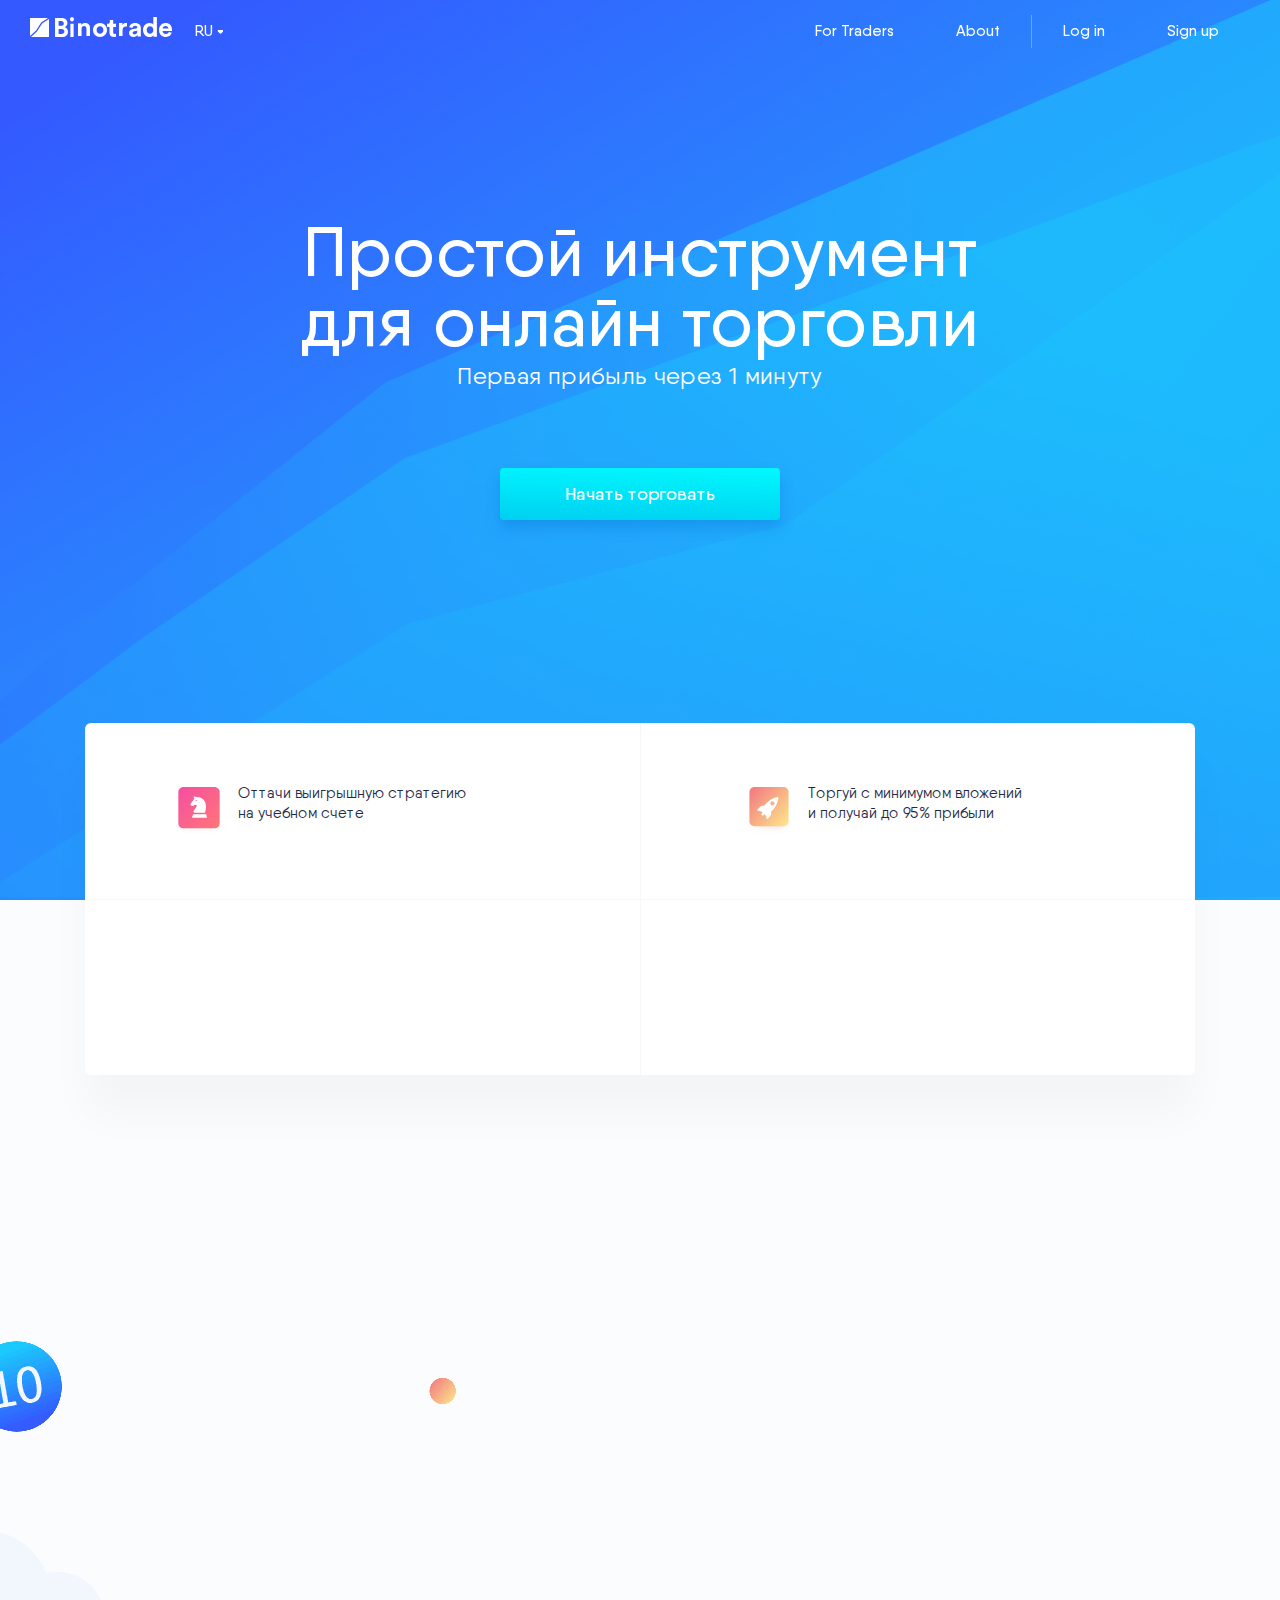
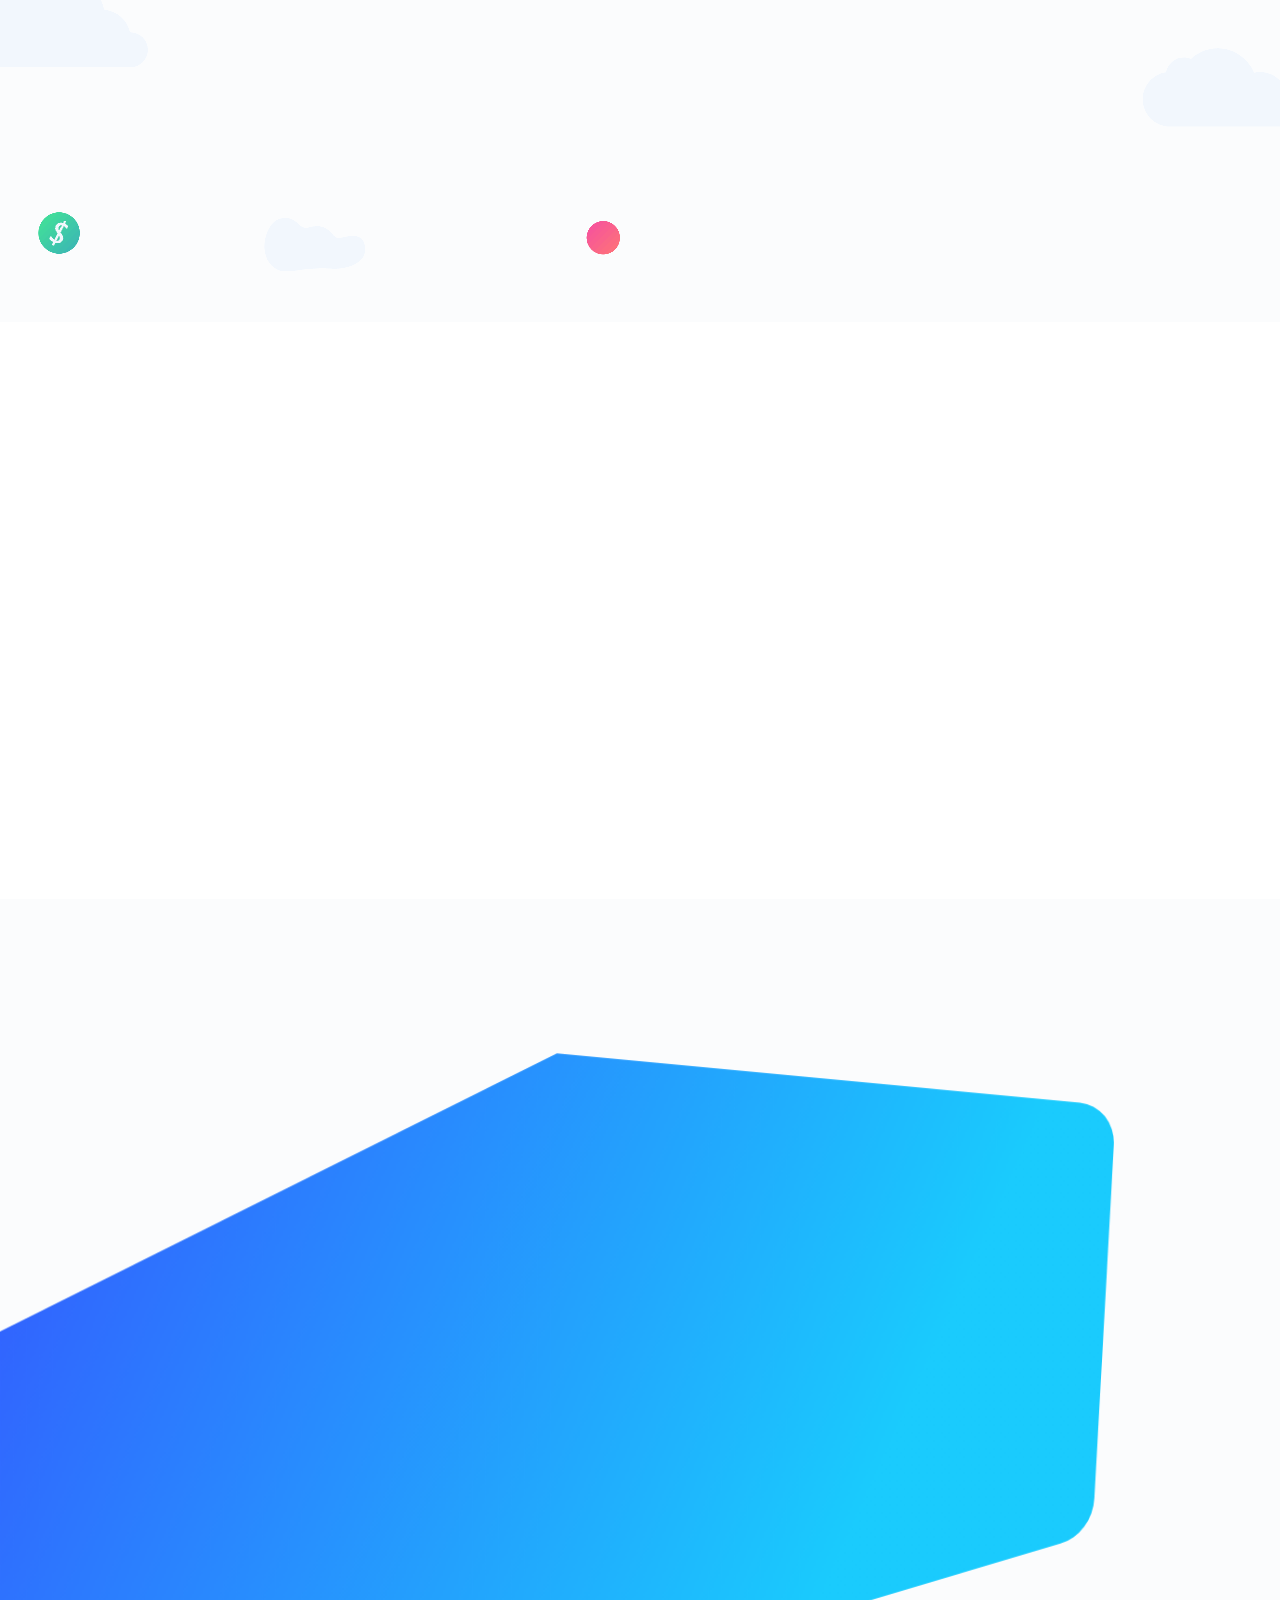
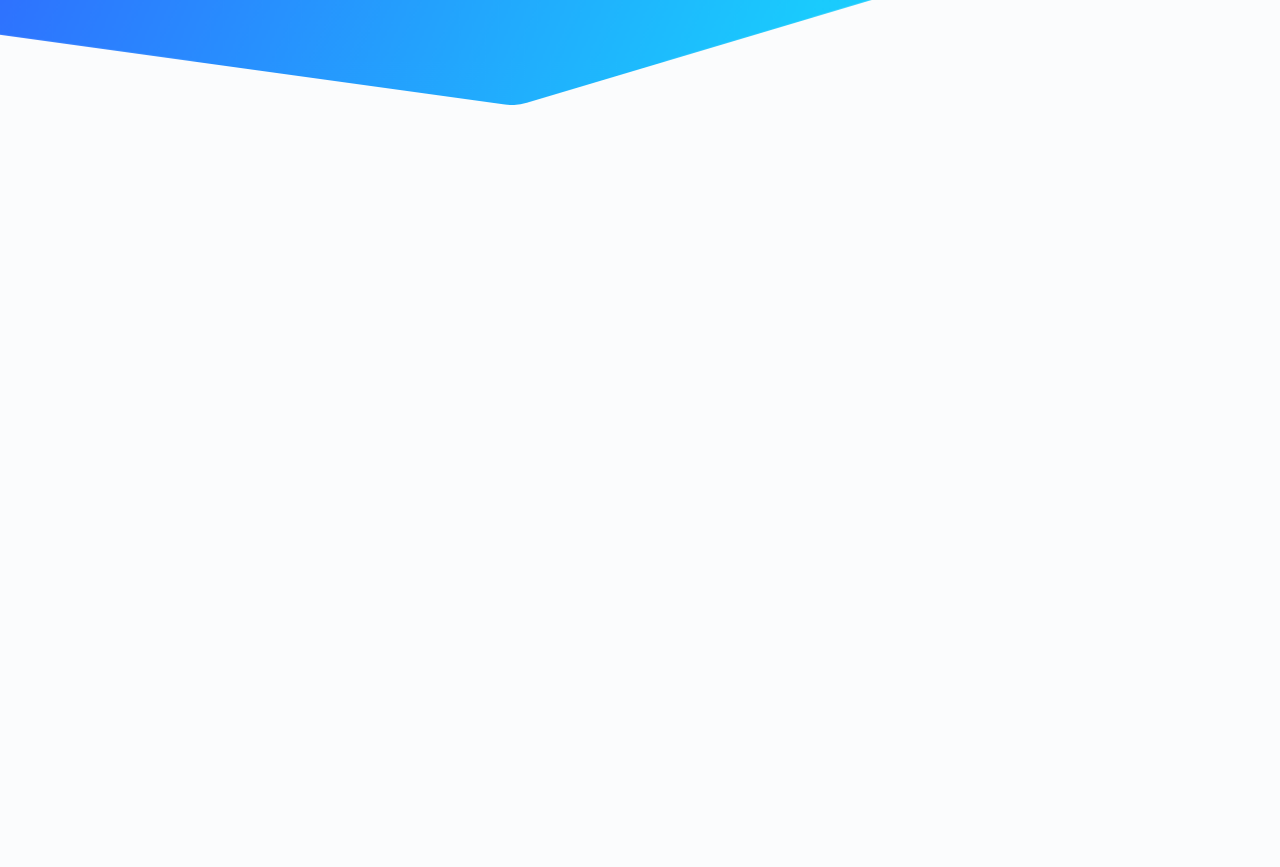
<file: html_binotrade/index.html>
<!DOCTYPE html>
<html lang="ru">
  <head>
    <meta charset="UTF-8"/>
    <meta name="description" content=""/>
    <meta name="viewport" content="width=device-width, initial-scale=1, shrink-to-fit=no"/>
    <meta http-equiv="X-UA-Compatible" content="ie=edge"/>
    <meta name="msapplication-TileColor" content="#da532c"/>
    <meta name="theme-color" content="#ffffff"/>
    <link rel="apple-touch-icon" sizes="180x180" href="favicon/apple-touch-icon.png"/>
    <link rel="icon" type="image/png" sizes="32x32" href="favicon/favicon-32x32.png"/>
    <link rel="icon" type="image/png" sizes="16x16" href="favicon/favicon-16x16.png"/>
    <link rel="manifest" href="favicon/site.webmanifest"/>
    <link rel="mask-icon" href="favicon/safari-pinned-tab.svg" color="#5bbad5"/>

  <!-- Style -->
    <link rel="stylesheet" href="css/bootstrap.min.css"/>
    <link rel="stylesheet" href="https://cdnjs.cloudflare.com/ajax/libs/animate.css/3.5.2/animate.min.css"/>
    <link rel="stylesheet" href="css/main.css"/>
  <!-- Style -->

    <title>Binotrade</title>
  </head>
  <body>
  <!--HEADER-->
    <header id="js-header" class="header header_position">
      <div class="container-custom">
        <nav class="navbar header__navbar navbar-expand-md d-flex justify-content-between wow fadeInDown">
          <div class="col-md-4 p-0 d-flex">
            <a class="navbar-brand header__brand" href="#"><svg xmlns="http://www.w3.org/2000/svg" xmlns:xlink="http://www.w3.org/1999/xlink" width="142" height="20" viewBox="0 0 142 20"><defs><path id="pxiga" d="M83.724 33c3.64 0 5.696 2.17 5.696 5.119 0 1.956-1.16 3.537-2.716 4.073 1.82.456 3.296 2.144 3.296 4.502C90 49.776 87.732 52 84.225 52H77V33zm-.559 7.852c1.659 0 2.659-.938 2.659-2.385 0-1.447-.921-2.358-2.685-2.358h-2.553v4.743zm.375 8.066c1.766 0 2.821-.938 2.821-2.465 0-1.5-.95-2.546-2.769-2.546h-3.006v5.011z"/><path id="pxigb" d="M94 32c1.122 0 2 1.005 2 2.256 0 1.195-.878 2.2-2 2.2-1.098 0-2-1.005-2-2.2 0-1.25.902-2.256 2-2.256zm-1.61 20h3.244V38.63H92.39z"/><path id="pxigc" d="M103.555 51H100V38.335h3.448v1.57c.801-1.313 2.378-1.905 3.795-1.905 3.26 0 4.757 2.24 4.757 5.02V51h-3.554v-7.388c0-1.416-.722-2.523-2.432-2.523-1.55 0-2.46 1.158-2.46 2.626z"/><path id="pxigd" d="M129 45c0 4.05-3.012 7-7 7s-7-2.95-7-7c0-4.077 3.012-7 7-7s7 2.923 7 7m-3.609-.005c0-2.491-1.627-3.75-3.391-3.75s-3.391 1.259-3.391 3.75c0 2.464 1.627 3.75 3.391 3.75s3.391-1.259 3.391-3.75"/><path id="pxige" d="M135.216 38.868H138v3.106h-2.784v5.42c0 1.132.562 1.5 1.631 1.5.45 0 .956-.052 1.153-.105v2.895c-.337.132-1.013.316-2.11.316-2.7 0-4.387-1.5-4.387-4v-6.026H129v-3.106h.703c1.462 0 2.138-.894 2.138-2.052V35h3.375z"/><path id="pxigf" d="M149 41.565a5.419 5.419 0 0 0-1.067-.105c-1.813 0-3.386.864-3.386 3.643V51H141V38.105h3.44v1.913c.8-1.704 2.613-2.018 3.733-2.018.294 0 .56.026.827.052z"/><path id="pxigg" d="M155 44.02l3.292-.484c.762-.108 1.007-.484 1.007-.941 0-.94-.734-1.72-2.258-1.72-1.579 0-2.45.995-2.558 2.15l-3.21-.672c.217-2.069 2.149-4.353 5.74-4.353 4.246 0 5.824 2.365 5.824 5.025v6.503c0 .698.081 1.639.163 2.096h-3.32c-.082-.35-.136-1.075-.136-1.586-.68 1.048-1.959 1.962-3.945 1.962-2.858 0-4.599-1.908-4.599-3.977 0-2.365 1.769-3.681 4-4.004m4.3 2.257v-.59l-3.021.456c-.925.134-1.66.645-1.66 1.666 0 .78.572 1.532 1.742 1.532 1.523 0 2.938-.726 2.938-3.064"/><path id="pxigh" d="M178.89 49.256c0 .896.055 1.874.11 2.418h-3.486a9.112 9.112 0 0 1-.137-1.549c-.604 1.06-1.977 1.875-3.789 1.875-3.843 0-6.588-2.99-6.588-7.038 0-3.913 2.663-6.984 6.478-6.984 2.334 0 3.432.951 3.816 1.658V32h3.596zm-6.863-.48c1.867 0 3.322-1.415 3.322-3.836 0-2.395-1.455-3.728-3.322-3.728-1.866 0-3.349 1.36-3.349 3.755 0 2.394 1.428 3.81 3.35 3.81z"/><path id="pxigi" d="M193.812 47.816c-.67 2.28-2.76 4.184-6.004 4.184-3.618 0-6.808-2.602-6.808-7.054 0-4.21 3.11-6.946 6.487-6.946 4.074 0 6.513 2.602 6.513 6.84 0 .509-.054 1.045-.054 1.099h-9.435c.08 1.743 1.555 3.003 3.324 3.003 1.662 0 2.573-.83 3.002-2.011zm-3.323-4.318c-.054-1.314-.912-2.601-2.949-2.601-1.85 0-2.868 1.394-2.948 2.601z"/><path id="pxigj" d="M52 33v18l.198-.177 5.922-5.298 5.095-7.975.147-.23.231-.15L70 33z"/><path id="pxigk" d="M64.143 38.493L59 46.597 53 52h18V34z"/></defs><g><g transform="translate(-52 -32)"><use fill="#fff" xlink:href="#pxiga"/></g><g transform="translate(-52 -32)"><use fill="#fff" xlink:href="#pxigb"/></g><g transform="translate(-52 -32)"><use fill="#fff" xlink:href="#pxigc"/></g><g transform="translate(-52 -32)"><use fill="#fff" xlink:href="#pxigd"/></g><g transform="translate(-52 -32)"><use fill="#fff" xlink:href="#pxige"/></g><g transform="translate(-52 -32)"><use fill="#fff" xlink:href="#pxigf"/></g><g transform="translate(-52 -32)"><use fill="#fff" xlink:href="#pxigg"/></g><g transform="translate(-52 -32)"><use fill="#fff" xlink:href="#pxigh"/></g><g transform="translate(-52 -32)"><use fill="#fff" xlink:href="#pxigi"/></g><g transform="translate(-52 -32)"><use fill="#fff" xlink:href="#pxigj"/></g><g transform="translate(-52 -32)"><use fill="#fff" xlink:href="#pxigk"/></g></g></svg></a>
            <div class="header__languages">
              <div class="dropdown">
                <button class="btn header__languages_btn" type="button" id="dropdownMenuButton" data-toggle="dropdown" aria-haspopup="true" aria-expanded="false">
                  RU
                </button>
                <div class="dropdown-menu" aria-labelledby="dropdownMenuButton">
                  <a class="dropdown-item" href="#">RU</a>
                  <a class="dropdown-item" href="#">EN</a>
                </div>
              </div>
            </div>
            <button class="navbar-toggler header__burger" type="button" data-toggle="collapse" data-target="#navbarSupportedContent" aria-controls="navbarSupportedContent" aria-expanded="false" aria-label="Toggle navigation">
              <svg id="header__burger_close" class="burger_svg" width="30" height="30" version="1.1" xmlns="http://www.w3.org/2000/svg" viewBox="0 0 64 64" xmlns:xlink="http://www.w3.org/1999/xlink" enable-background="new 0 0 64 64">
                <g fill="#fff">
                  <path d="M2.252,10.271h58.871c1.124,0,2.034-0.91,2.034-2.034c0-1.123-0.91-2.034-2.034-2.034H2.252    c-1.124,0-2.034,0.911-2.034,2.034C0.218,9.36,1.128,10.271,2.252,10.271z"></path>
                  <path d="m61.123,30.015h-58.871c-1.124,0-2.034,0.912-2.034,2.035 0,1.122 0.91,2.034 2.034,2.034h58.871c1.124,0 2.034-0.912 2.034-2.034-7.10543e-15-1.123-0.91-2.035-2.034-2.035z"></path>
                  <path d="m61.123,53.876h-58.871c-1.124,0-2.034,0.91-2.034,2.034 0,1.123 0.91,2.034 2.034,2.034h58.871c1.124,0 2.034-0.911 2.034-2.034-7.10543e-15-1.124-0.91-2.034-2.034-2.034z"></path>
                </g>
              </svg>
              <svg id="header__burger_open" class="burger_svg" width="30" height="30" version="1.1" xmlns="http://www.w3.org/2000/svg" viewBox="0 0 64 64" xmlns:xlink="http://www.w3.org/1999/xlink" enable-background="new 0 0 64 64">
                <g>
                  <path fill="#fff" d="M28.941,31.786L0.613,60.114c-0.787,0.787-0.787,2.062,0,2.849c0.393,0.394,0.909,0.59,1.424,0.59   c0.516,0,1.031-0.196,1.424-0.59l28.541-28.541l28.541,28.541c0.394,0.394,0.909,0.59,1.424,0.59c0.515,0,1.031-0.196,1.424-0.59   c0.787-0.787,0.787-2.062,0-2.849L35.064,31.786L63.41,3.438c0.787-0.787,0.787-2.062,0-2.849c-0.787-0.786-2.062-0.786-2.848,0   L32.003,29.15L3.441,0.59c-0.787-0.786-2.061-0.786-2.848,0c-0.787,0.787-0.787,2.062,0,2.849L28.941,31.786z"></path>
                </g>
              </svg>

            </button>
          </div>

          <div class="col-md-8 p-0 d-flex justify-content-end">
            <div class="collapse navbar-collapse header__collapse" id="navbarSupportedContent">
              <ul class="navbar-nav">
                <li class="nav-item">
                  <a class="nav-link navbar-nav_link" href="#">For Traders</a>
                </li>
                <li class="nav-item">
                  <a class="nav-link navbar-nav_link" href="#">About</a>
                </li>
              </ul>
              <ul class="navbar-nav navbar-nav__account">
                <li class="nav-item">
                  <a class="nav-link navbar-nav_link" href="#">Log in</a>
                </li>
                <li class="nav-item">
                  <a class="nav-link navbar-nav_link" href="#">Sign up</a>
                </li>
              </ul>
            </div>
          </div>

        </nav>
      </div>
    </header>
  <!--HEADER-->

  <!--MAIN-->
    <main>

      <section class="head-page head-page_bg">
        <div class="container">
          <div class="head-page__content">
            <h1 class="head-page__title wow fadeInDown" data-wow-delay="0.2s">Простой инструмент<br> для онлайн торговли</h1>
            <p class="head-page__text wow fadeInDown" data-wow-delay="0.4s">Первая прибыль через 1 минуту</p>
            <button class="btn-custom btn-custom_blue wow fadeInDown" data-wow-delay="0.8s">Начать торговать</button>
          </div>
        </div>
      </section>

      <section class="service">
        <div class="container wow fadeInUp" data-wow-delay="0.8s">
          <div class="service_position">
            <div class="row">
              <div class="col-md-6">
                <div class="service__item wow fadeInUp" data-wow-delay="1s">
                  <svg xmlns="http://www.w3.org/2000/svg" xmlns:xlink="http://www.w3.org/1999/xlink" width="186" height="186" viewBox="0 0 186 186"><defs><path id="ygslb" d="M290.33 300.67a2 2 0 0 1 2-2h109.33a2 2 0 0 1 2 2V410a2 2 0 0 1-2 2H292.33a2 2 0 0 1-2-2z"/><path id="ygsld" d="M267 282c0-11.046 8.954-20 20-20h120c11.046 0 20 8.954 20 20v120c0 11.046-8.954 20-20 20H287c-11.046 0-20-8.954-20-20z"/><path id="ygslf" d="M367.864 370.17c-.439-1.296-1.607-2.16-2.916-2.16h-46.913c-1.497 0-2.78 1.124-3.046 2.67l-1.402 8.116c-.063.371-.05.758.073 1.111.295.848 1.044 1.368 1.85 1.368h53.294c.401 0 .801-.105 1.132-.341.777-.552 1.057-1.547.763-2.41z"/><path id="ygslg" d="M355.958 316.725h-2.668c-1.085 0-1.964-.787-1.964-1.757 0-.971.879-1.757 1.964-1.757h2.668c1.085 0 1.964.786 1.964 1.757 0 .97-.879 1.757-1.964 1.757zm21.253 11.251l-15.137-20.235 2.913-7.02c.257-.619.102-1.313-.4-1.798-.502-.485-1.267-.677-1.98-.496l-14.272 3.597c-1.396-.023-6.634.073-12.445 2.446-6.14 2.506-14.101 8.117-17.16 20.607-4.223 17.242-.113 30.404 2.437 36.294h40.422l3.608-3.216c.654-.583.763-1.493.262-2.186-3.328-4.61-11.18-16.216-14.215-23.438 1.113.34 2.373.558 3.704.496a9.25 9.25 0 0 0 5.16-1.841l5.54 3.293c1.713 1.017 3.835 1.33 5.824.86 1.99-.471 3.658-1.681 4.578-3.322l1.283-2.286a1.587 1.587 0 0 0-.122-1.755z"/><linearGradient id="ygslc" x1="403.67" x2="290.33" y1="412" y2="298.67" gradientUnits="userSpaceOnUse"><stop offset="0" stop-color="#ff7676" stop-opacity=".3"/><stop offset="1" stop-color="#f54ea2" stop-opacity=".3"/></linearGradient><filter id="ygsla" width="192%" height="192%" x="-36%" y="-36%" filterUnits="objectBoundingBox"><feGaussianBlur in="SourceGraphic" result="FeGaussianBlur1064Out" stdDeviation="15 15"/></filter><linearGradient id="ygsle" x1="427" x2="267" y1="422" y2="262" gradientUnits="userSpaceOnUse"><stop offset="0" stop-color="#ff7676"/><stop offset="1" stop-color="#f54ea2"/></linearGradient></defs><g><g transform="translate(-254 -262)"><g><g filter="url(#ygsla)"><use fill="url(#ygslc)" xlink:href="#ygslb"/><use fill-opacity=".05" xlink:href="#ygslb"/></g><g><use fill="url(#ygsle)" xlink:href="#ygsld"/></g></g><g transform="matrix(-1 0 0 1 691 0)"><g><use fill="#fff" xlink:href="#ygslf"/></g><g><use fill="#fff" xlink:href="#ygslg"/></g></g></g></g></svg>
                  <p class="service__text">Оттачи выигрышную стратегию<br> на учебном счете</p>
                </div>
              </div>
              <div class="col-md-6">
                <div class="service__item wow fadeInUp" data-wow-delay="1.2s">
                  <svg xmlns="http://www.w3.org/2000/svg" xmlns:xlink="http://www.w3.org/1999/xlink" width="186" height="196" viewBox="0 0 186 196"><defs><path id="2hoac" d="M614.33 310.67a2 2 0 0 1 2-2h109.33a2 2 0 0 1 2 2V420a2 2 0 0 1-2 2H616.33a2 2 0 0 1-2-2z"/><path id="2hoae" d="M591 282c0-11.046 8.954-20 20-20h120c11.046 0 20 8.954 20 20v120c0 11.046-8.954 20-20 20H611c-11.046 0-20-8.954-20-20z"/><path id="2hoaa" d="M674.31 288.72h-30v103.333h60V288.72z"/><path id="2hoah" d="M675.01 333.013c-4.6 0-8.344-3.727-8.344-8.32 0-4.61 3.744-8.336 8.343-8.336a8.329 8.329 0 0 1 8.331 8.336c0 4.593-3.728 8.32-8.33 8.32zm18.951 21.761V342.08c0-28.33-11.744-45.458-16.658-51.367a2.78 2.78 0 0 0-2.14-1.022c-.816 0-1.6.362-2.136.99-4.99 5.909-16.966 23.037-16.966 51.4v12.71l-2.31 1.57c-4.417 3.048-7.081 8.157-7.081 13.608v15.164c0 .893.493 1.726 1.261 2.153a2.332 2.332 0 0 0 2.447-.125l7.468-5.077a12.641 12.641 0 0 1 7.082-2.184h5.478v7.353c0 1.352 1.08 2.438 2.404 2.438h4.386c1.325 0 2.4-1.086 2.4-2.438V379.9h5.482c2.526 0 4.99.752 7.082 2.184l7.468 5.077a2.334 2.334 0 0 0 2.448.125 2.444 2.444 0 0 0 1.26-2.153v-15.164c0-5.451-2.663-10.543-7.081-13.609z"/><linearGradient id="2hoad" x1="614.33" x2="727.67" y1="308.67" y2="422" gradientUnits="userSpaceOnUse"><stop offset="0" stop-color="#fce38a" stop-opacity=".3"/><stop offset="1" stop-color="#f38181" stop-opacity=".3"/></linearGradient><filter id="2hoab" width="192%" height="192%" x="-36%" y="-36%" filterUnits="objectBoundingBox"><feGaussianBlur in="SourceGraphic" result="FeGaussianBlur1190Out" stdDeviation="15 15"/></filter><linearGradient id="2hoaf" x1="737.16" x2="591" y1="422" y2="296.39" gradientUnits="userSpaceOnUse"><stop offset="0" stop-color="#fce38a"/><stop offset="1" stop-color="#f38181"/></linearGradient><clipPath id="2hoag"><use xlink:href="#2hoaa"/></clipPath></defs><g><g transform="translate(-578 -262)"><g><g filter="url(#2hoab)"><use fill="url(#2hoad)" xlink:href="#2hoac"/><use fill-opacity=".05" xlink:href="#2hoac"/></g><g><use fill="url(#2hoaf)" xlink:href="#2hoae"/></g></g><g transform="rotate(42 674.5 340)"><g/><g clip-path="url(#2hoag)"><use fill="#fff" xlink:href="#2hoah"/></g></g></g></g></svg>
                  <p class="service__text">Торгуй с минимумом вложений<br> и получай до 95% прибыли</p>
                </div>
              </div>
              <div class="col-md-6">
                <div class="service__item wow fadeInUp" data-wow-delay="0.1s">
                  <svg xmlns="http://www.w3.org/2000/svg" xmlns:xlink="http://www.w3.org/1999/xlink" width="186" height="196" viewBox="0 0 186 196"><defs><path id="w0llb" d="M293.33 631.67a2 2 0 0 1 2-2h109.33a2 2 0 0 1 2 2V741a2 2 0 0 1-2 2H295.33a2 2 0 0 1-2-2z"/><path id="w0lld" d="M270 603c0-11.046 8.954-20 20-20h120c11.046 0 20 8.954 20 20v120c0 11.046-8.954 20-20 20H290c-11.046 0-20-8.954-20-20z"/><path id="w0llf" d="M310.68 632.33c0-6.075 4.925-11 11-11h50.35c6.075 0 11 4.925 11 11v45.783l9.14 9.14a5 5 0 0 1 0 7.071l-7.07 7.072a5 5 0 0 1-7.072 0l-8.085-8.086H310.68z"/><linearGradient id="w0llc" x1="406.67" x2="293.33" y1="743" y2="629.67" gradientUnits="userSpaceOnUse"><stop offset="0" stop-color="#1bcedf" stop-opacity=".3"/><stop offset="1" stop-color="#5b247a" stop-opacity=".3"/></linearGradient><filter id="w0lla" width="192%" height="192%" x="-36%" y="-36%" filterUnits="objectBoundingBox"><feGaussianBlur in="SourceGraphic" result="FeGaussianBlur1103Out" stdDeviation="15 15"/></filter><linearGradient id="w0lle" x1="430" x2="270" y1="743" y2="583" gradientUnits="userSpaceOnUse"><stop offset="0" stop-color="#17ead9" stop-opacity=".1"/><stop offset=".34" stop-color="#22d9db"/><stop offset="1" stop-color="#6078ea"/></linearGradient></defs><g><g transform="translate(-257 -583)"><g><g filter="url(#w0lla)"><use fill="url(#w0llc)" xlink:href="#w0llb"/><use fill="#fff" fill-opacity=".05" xlink:href="#w0llb"/></g><g><use fill="url(#w0lle)" xlink:href="#w0lld"/></g></g><g><g transform="rotate(90 351 662)"><use fill="#fff" xlink:href="#w0llf"/></g></g></g></g></svg>
                  <p class="service__text">Определяй куда пойдет цена актива:<br> вверх или вниз</p>
                </div>
              </div>
              <div class="col-md-6">
                <div class="service__item wow fadeInUp" data-wow-delay="0.2s">
                  <svg xmlns="http://www.w3.org/2000/svg" xmlns:xlink="http://www.w3.org/1999/xlink" width="186" height="196" viewBox="0 0 186 196"><defs><path id="vxy9b" d="M615.33 631.67a2 2 0 0 1 2-2h109.33a2 2 0 0 1 2 2V741a2 2 0 0 1-2 2H617.33a2 2 0 0 1-2-2z"/><path id="vxy9d" d="M592 603c0-11.046 8.954-20 20-20h120c11.046 0 20 8.954 20 20v120c0 11.046-8.954 20-20 20H612c-11.046 0-20-8.954-20-20z"/><path id="vxy9f" d="M639.209 624.19h46.6c3.7 0 6.711 3.286 6.711 7.322v6.011h-53.915c-3.305 0-5.966-2.819-6.085-6.432.203-3.876 3.13-6.901 6.689-6.901z"/><path id="vxy9g" d="M692.522 674.077c-4.263 0-7.737-3.456-7.737-7.713 0-4.251 3.474-7.715 7.737-7.715 4.271 0 7.738 3.464 7.738 7.715 0 4.257-3.467 7.713-7.738 7.713zm12.952-34.063h-7.415c-.28 0-.559.021-.832.059-.059.007-.119.007-.178.007-.096 0-.183-.03-.279-.052-.053-.006-.111.007-.162-.014h-57.676c-.317 0-.627-.015-.936-.045-.102-.007-.198-.028-.302-.035-.206-.03-.406-.053-.604-.096-.119-.023-.236-.059-.347-.081-.183-.046-.36-.081-.53-.132-.125-.038-.244-.089-.368-.126-.155-.059-.317-.11-.48-.17-.118-.05-.235-.109-.354-.162a3.982 3.982 0 0 1-.442-.212c-.119-.059-.236-.125-.355-.19-.132-.082-.271-.162-.403-.243-.12-.074-.223-.155-.34-.236-.125-.088-.251-.177-.375-.28-.104-.081-.208-.17-.31-.256-.089-.081-.177-.15-.266-.23v46.294c0 3.884 3.162 7.04 7.046 7.04h65.908c3.885 0 7.046-3.156 7.046-7.04v-36.762c0-3.884-3.16-7.038-7.046-7.038z"/><linearGradient id="vxy9c" x1="728.67" x2="615.33" y1="743" y2="629.67" gradientUnits="userSpaceOnUse"><stop offset="0" stop-color="#1bcedf" stop-opacity=".3"/><stop offset="1" stop-color="#5b247a" stop-opacity=".3"/></linearGradient><filter id="vxy9a" width="192%" height="192%" x="-36%" y="-36%" filterUnits="objectBoundingBox"><feGaussianBlur in="SourceGraphic" result="FeGaussianBlur1136Out" stdDeviation="15 15"/></filter><linearGradient id="vxy9e" x1="592" x2="752" y1="583" y2="743" gradientUnits="userSpaceOnUse"><stop offset="0" stop-color="#43e695"/><stop offset="1" stop-color="#3bb2b8"/></linearGradient></defs><g><g transform="translate(-579 -583)"><g filter="url(#vxy9a)"><use fill="url(#vxy9c)" xlink:href="#vxy9b"/><use fill="#fff" fill-opacity=".05" xlink:href="#vxy9b"/></g><g><use fill="url(#vxy9e)" xlink:href="#vxy9d"/></g><g transform="rotate(-45 672.5 663)"><g><use fill="#fff" xlink:href="#vxy9f"/></g><g><use fill="#fff" xlink:href="#vxy9g"/></g></g></g></g></svg>
                  <p class="service__text">Выводи прибыль без ограничений<br> на карту или онлайн-кошелек </p>
                </div>
              </div>
            </div>
          </div>
        </div>
      </section>

      <section class="custom-tabs custom-tabs_bg pb-1 pb-lg-5 mb-5">
        <div class="container">
          <ul class="nav nav-tabs mb-5 wow flipInX" id="myTab" role="tablist" data-wow-delay="0.2s">
            <li class="nav-item custom-tabs__item">
              <a class="nav-link custom-tabs_link active" id="tab-1" data-toggle="tab" href="#tab-one" role="tab" aria-controls="tab-one" aria-selected="true">Минимальный депозит 10$</a>
            </li>
            <li class="nav-item custom-tabs__item">
              <a class="nav-link custom-tabs_link" id="tab-2" data-toggle="tab" href="#tab-two" role="tab" aria-controls="tab-two" aria-selected="false">Персональный менеджер</a>
            </li>
            <li class="nav-item custom-tabs__item">
              <a class="nav-link custom-tabs_link" id="tab-3" data-toggle="tab" href="#tab-three" role="tab" aria-controls="tab-three" aria-selected="false">Бесплатное обучение</a>
            </li>
            <li class="nav-item custom-tabs__item">
              <a class="nav-link custom-tabs_link" id="tab-4" data-toggle="tab" href="#tab-four" role="tab" aria-controls="tab-four" aria-selected="false">Круглосуточная поддержка</a>
            </li>
          </ul>
          <div class="tab-content custom-tabs__tab-content pt-5 wow fadeInUp" id="myTabContent" data-wow-delay="0.4s">
            <div class="tab-pane fade show active" id="tab-one" role="tabpanel" aria-labelledby="tab-1">
              <div class="row align-items-center">
                <div class="col-sm-6 custom-tabs_order-2">
                  <div class="custom-tabs__content">
                    <h2 class="section-title mb-1">Минимальный депозит 10$</h2>
                    <p class="section-text">Реальный счет позволит вам зарабатывать реальные деньги. Для открытия реального счёта необходимо лишь зарегистрироваться и пополнить торговый счет. Минимальный депозит составляет всего 10 $.
                      Это реальный шанс увеличить свой доход!</p>
                  </div>
                </div>
                <div class="col-sm-6 custom-tabs_order-1">
                  <div class="custom-tabs__img">
                    <img src="https://andre-kara.github.io/html_binotrade/img/purse.png" alt="image">
                  </div>
                </div>
              </div>
            </div>
            <div class="tab-pane fade" id="tab-two" role="tabpanel" aria-labelledby="tab-2">
              <div class="row align-items-center">
                <div class="col-sm-6 custom-tabs_order-2">
                  <div class="custom-tabs__content">
                    <h2 class="section-title mb-1">Персональный менеджер</h2>
                    <p class="section-text">Реальный счет позволит вам зарабатывать реальные деньги. Для открытия реального счёта необходимо лишь зарегистрироваться и пополнить торговый счет. Минимальный депозит составляет всего 10 $.
                      Это реальный шанс увеличить свой доход!</p>
                  </div>
                </div>
                <div class="col-sm-6 custom-tabs_order-1">
                  <div class="custom-tabs__img">
                    <img src="https://andre-kara.github.io/html_binotrade/img/purse.png" alt="image">
                  </div>
                </div>
              </div>
            </div>
            <div class="tab-pane fade" id="tab-three" role="tabpanel" aria-labelledby="tab-3">
              <div class="row align-items-center">
                <div class="col-sm-6 custom-tabs_order-2">
                  <div class="custom-tabs__content">
                    <h2 class="section-title mb-1">Бесплатное обучение</h2>
                    <p class="section-text">Реальный счет позволит вам зарабатывать реальные деньги. Для открытия реального счёта необходимо лишь зарегистрироваться и пополнить торговый счет. Минимальный депозит составляет всего 10 $.
                      Это реальный шанс увеличить свой доход!</p>
                  </div>
                </div>
                <div class="col-sm-6 custom-tabs_order-1">
                  <div class="custom-tabs__img">
                    <img src="https://andre-kara.github.io/html_binotrade/img/purse.png" alt="image">
                  </div>
                </div>
              </div>
            </div>
            <div class="tab-pane fade" id="tab-four" role="tabpanel" aria-labelledby="tab-4">
              <div class="row align-items-center">
                <div class="col-sm-6 custom-tabs_order-2">
                  <div class="custom-tabs__content">
                    <h2 class="section-title mb-1">Круглосуточная поддержка</h2>
                    <p class="section-text">Реальный счет позволит вам зарабатывать реальные деньги. Для открытия реального счёта необходимо лишь зарегистрироваться и пополнить торговый счет. Минимальный депозит составляет всего 10 $.
                      Это реальный шанс увеличить свой доход!</p>
                  </div>
                </div>
                <div class="col-sm-6 custom-tabs_order-1">
                  <div class="custom-tabs__img">
                    <img src="https://andre-kara.github.io/html_binotrade/img/purse.png" alt="image">
                  </div>
                </div>
              </div>
            </div>
          </div>
        </div>
      </section>

      <section class="partners">
        <div class="container-custom partners_bg">
          <h3 class="section-title partners_title-padding text-center wow fadeInDown">Более 50 проверенных активов</h3>
          <div class="d-flex flex-wrap">

            <div class="partners__item wow fadeInUp" data-wow-delay="0.2s">
              <img class="partners__logo" src="img/bitmap/Bitmap-1.png" alt="bitmap">
            </div>
            <div class="partners__item wow fadeInUp" data-wow-delay="0.3s">
              <img class="partners__logo" src="img/bitmap/Bitmap-2.png" alt="bitmap">
            </div>
            <div class="partners__item wow fadeInUp" data-wow-delay="0.4s">
              <img class="partners__logo" src="img/bitmap/Bitmap-3.png" alt="bitmap">
            </div>
            <div class="partners__item wow fadeInUp" data-wow-delay="0.5s">
              <img class="partners__logo" src="img/bitmap/Bitmap-4.png" alt="bitmap">
            </div>
            <div class="partners__item wow fadeInUp" data-wow-delay="0.6s">
              <img class="partners__logo" src="img/bitmap/Bitmap-5.png" alt="bitmap">
            </div>

            <div class="partners__item wow fadeInDown" data-wow-delay="0.7s">
              <img class="partners__logo" src="img/bitmap/Bitmap-6.png" alt="bitmap">
            </div>
            <div class="partners__item wow fadeInDown" data-wow-delay="0.8s">
              <img class="partners__logo" src="img/bitmap/Bitmap-7.png" alt="bitmap">
            </div>
            <div class="partners__item wow fadeInDown" data-wow-delay="0.9s">
              <img class="partners__logo" src="img/bitmap/Bitmap-8.png" alt="bitmap">
            </div>
            <div class="partners__item wow fadeInDown" data-wow-delay="1s">
              <img class="partners__logo" src="img/bitmap/Bitmap-9.png" alt="bitmap">
            </div>
            <div class="partners__item wow fadeInDown" data-wow-delay="1.1s">
              <img class="partners__logo" src="img/bitmap/Bitmap-10.png" alt="bitmap">
            </div>

          </div>
        </div>
      </section>

      <section class="app app_bg">
        <div class="container">
          <div class="row align-items-center">
            <div class="col-lg-4">
              <div class="app__content wow fadeIn">
                <h3 class="section-title app_color mb-3">Мобильные приложения</h3>
                <p class="section-text app_color">Торговля на нескольких графиках, технический анализ, история котировок и многое другое. Все, что вам нужно на платформе, доступно  на любом устройстве по вашему выбору.</p>
              </div>
            </div>
            <div class="col-lg-8 d-flex justify-content-center justify-content-lg-start flex-wrap wow fadeInUp">
              <div class="app__picture app__picture_1">
                <img src="https://andre-kara.github.io/html_binotrade/img/iphone-1.png" alt="iphone">
              </div>
              <div class="app__picture app__picture_2">
                <img src="https://andre-kara.github.io/html_binotrade/img/iphone-2.png" alt="iphone">
              </div>
            </div>
          </div>
        </div>
      </section>

      <section class="about pb-5">
        <div class="container-custom">
          <h3 class="section-title section-title_margin wow fadeInDown">Binotrade.com — бинарный опцион с личным помощником</h3>
          <div class="row">
            <div class="col-12 col-xl-5 wow fadeInUp" data-wow-delay="0.2s">
              <p class="section-text">Binotrade - это торговая платформа, удобный инструмент, который предлагает не только возможность заработать с помощью торговли бинарными опционами, но и предоставляет профессиональный клиентский сервис. Сразу после регистрации на Binotrade.com, каждый клиент получает личного консультанта.</p>
            </div>
            <div class="col-12 col-xl-5 wow fadeInUp" data-wow-delay="0.3s">
              <p class="section-text">Вам нужен совет по торговле активами или вы не можете подобрать подходящую торговую стратегию? Обратитесь к вашему личному консультанту, который поможет вам в решении вопроса. Вам не нужен статус VIP-клиента, чтобы пользоваться квалифицированным клиентским сервисом!</p>
            </div>
          </div>
        </div>

      </section>

    </main>
  <!--MAIN-->

  <!--FOOTER-->
    <footer class="footer footer_bg footer_padding wow fadeInUp">
      <div class="container-custom">
        <div class="d-flex justify-content-center justify-content-xl-between flex-wrap">
          <div class="footer__col footer__navbar">
              <ul class="footer__nav">
                <li class="footer__nav_title">Правовая информация</li>
                <li><a href="">Положения и условия</a></li>
                <li><a href="">Политика по борьбе с отмыванием денег</a></li>
                <li><a href="">Политика конфиденциальности</a></li>
                <li><a href="">Политика Проведения платежей</a></li>
              </ul>
              <ul class="footer__nav">
                <li class="footer__nav_title">Трейдерам</li>
                <li><a href="">Активы</a></li>
                <li><a href="">Архив котеровок</a></li>
                <li><a href="">Частые вопросы</a></li>
                <li><a href="">Обучение</a></li>
              </ul>
              <ul class="footer__nav">
                <li class="footer__nav_title">О компании</li>
                <li><a href="">Новости</a></li>
                <li><a href="">Контакты</a></li>
              </ul>
          </div>
          <div class="footer__col d-flex align-items-start">
            <a href=""><img class="footer__link-app" src="img/app-store.png" alt="app-store"></a>
            <a href=""><img class="footer__link-app" src="img/app-google.png" alt="app-store"></a>
          </div>
          <div class="footer__col">
            <ul class="footer__social">
              <li><a href=""><svg xmlns="http://www.w3.org/2000/svg" xmlns:xlink="http://www.w3.org/1999/xlink" width="38" height="38" viewBox="0 0 38 38"><defs><path id="w9xea" d="M1176 4275a6 6 0 0 1 6-6h26a6 6 0 0 1 6 6v26a6 6 0 0 1-6 6h-26a6 6 0 0 1-6-6z"/><path id="w9xec" d="M1197.7 4280.003l-1.92-.003c-2.155 0-3.549 1.546-3.549 3.938v1.815h-1.93c-.166 0-.301.146-.301.326v2.631c0 .18.135.326.301.326h1.93v6.638c0 .18.135.326.302.326h2.517c.167 0 .302-.146.302-.326v-6.638h2.256c.166 0 .301-.146.301-.326l.002-2.63a.343.343 0 0 0-.09-.231.29.29 0 0 0-.213-.096h-2.256v-1.539c0-.74.163-1.115 1.054-1.115h1.293c.166 0 .301-.147.301-.327v-2.442c0-.18-.135-.326-.3-.327z"/><linearGradient id="w9xeb" x1="1244.5" x2="1179.24" y1="4336.63" y2="4269" gradientUnits="userSpaceOnUse"><stop offset="0" stop-color="#1acbfd"/><stop offset="1" stop-color="#345aff"/></linearGradient></defs><g><g transform="translate(-1176 -4269)"><use fill="url(#w9xeb)" xlink:href="#w9xea"/></g><g transform="translate(-1176 -4269)"><use fill="#fff" xlink:href="#w9xec"/></g></g></svg></a></li>
              <li><a href=""><svg xmlns="http://www.w3.org/2000/svg" xmlns:xlink="http://www.w3.org/1999/xlink" width="38" height="38" viewBox="0 0 38 38"><defs><path id="oe3ra" d="M1222 4275a6 6 0 0 1 6-6h26a6 6 0 0 1 6 6v26a6 6 0 0 1-6 6h-26a6 6 0 0 1-6-6z"/><path id="oe3rc" d="M1245.491 4290.358c.598.573 1.228 1.111 1.763 1.741.237.28.461.569.632.894.243.462.023.97-.399.998l-2.622-.002c-.676.056-1.216-.212-1.67-.666-.363-.363-.699-.75-1.048-1.124a2.466 2.466 0 0 0-.472-.412c-.358-.228-.668-.159-.873.208-.208.373-.256.785-.276 1.201-.028.606-.215.766-.835.793-1.326.062-2.584-.135-3.752-.791-1.03-.58-1.83-1.396-2.525-2.321-1.354-1.801-2.391-3.78-3.323-5.815-.21-.458-.056-.704.459-.713.855-.016 1.71-.015 2.567-.001.348.005.578.2.712.523a15.54 15.54 0 0 0 1.74 3.166c.19.262.383.524.658.709.304.204.535.137.678-.196.09-.21.13-.438.151-.664.068-.777.077-1.553-.042-2.327-.073-.483-.35-.796-.842-.887-.25-.047-.213-.138-.091-.28.21-.241.409-.392.804-.392h2.963c.467.09.57.296.634.757l.003 3.232c-.005.178.09.708.418.826.262.084.435-.122.592-.285.71-.74 1.216-1.613 1.668-2.518.201-.398.374-.81.54-1.224.125-.306.32-.457.67-.45l2.853.002c.085 0 .17.002.252.015.481.081.613.284.464.745-.234.723-.689 1.325-1.134 1.93-.475.646-.984 1.27-1.456 1.92-.433.594-.399.893.14 1.408z"/><linearGradient id="oe3rb" x1="1290.5" x2="1225.24" y1="4336.63" y2="4269" gradientUnits="userSpaceOnUse"><stop offset="0" stop-color="#1acbfd"/><stop offset="1" stop-color="#345aff"/></linearGradient></defs><g><g transform="translate(-1222 -4269)"><use fill="url(#oe3rb)" xlink:href="#oe3ra"/></g><g transform="translate(-1222 -4269)"><use fill="#fbfcfd" xlink:href="#oe3rc"/></g></g></svg></a></li>
              <li><a href=""><svg xmlns="http://www.w3.org/2000/svg" xmlns:xlink="http://www.w3.org/1999/xlink" width="38" height="38" viewBox="0 0 38 38"><defs><path id="63axa" d="M1268 4275a6 6 0 0 1 6-6h26a6 6 0 0 1 6 6v26a6 6 0 0 1-6 6h-26a6 6 0 0 1-6-6z"/><path id="63axc" d="M1295 4284.538c-.586.26-1.221.44-1.885.519a3.307 3.307 0 0 0 1.445-1.818 6.54 6.54 0 0 1-2.09.796 3.283 3.283 0 0 0-5.59 2.994 9.318 9.318 0 0 1-6.766-3.429 3.259 3.259 0 0 0-.445 1.652c0 1.137.58 2.144 1.46 2.729a3.232 3.232 0 0 1-1.484-.41v.04a3.291 3.291 0 0 0 2.631 3.223 3.386 3.386 0 0 1-1.484.054 3.293 3.293 0 0 0 3.066 2.28 6.595 6.595 0 0 1-4.077 1.402c-.264 0-.522-.015-.781-.044a9.287 9.287 0 0 0 5.033 1.474c6.035 0 9.336-5.001 9.336-9.337l-.01-.425a6.612 6.612 0 0 0 1.641-1.7z"/><linearGradient id="63axb" x1="1336.5" x2="1271.24" y1="4336.63" y2="4269" gradientUnits="userSpaceOnUse"><stop offset="0" stop-color="#1acbfd"/><stop offset="1" stop-color="#345aff"/></linearGradient></defs><g><g transform="translate(-1268 -4269)"><use fill="url(#63axb)" xlink:href="#63axa"/></g><g transform="translate(-1268 -4269)"><use fill="#fbfcfd" xlink:href="#63axc"/></g></g></svg></a></li>
              <li><a href=""><svg xmlns="http://www.w3.org/2000/svg" xmlns:xlink="http://www.w3.org/1999/xlink" width="38" height="38" viewBox="0 0 38 38"><defs><path id="kszta" d="M1314 4275a6 6 0 0 1 6-6h26a6 6 0 0 1 6 6v26a6 6 0 0 1-6 6h-26a6 6 0 0 1-6-6z"/><path id="ksztc" d="M1331.562 4289.248h2.923a3.718 3.718 0 0 1-3.53 2.478 3.723 3.723 0 0 1-3.68-3.565 3.717 3.717 0 0 1 3.709-3.86c.958 0 1.833.365 2.492.964a.403.403 0 0 0 .547-.002l1.074-1.01a.401.401 0 0 0 0-.584 5.962 5.962 0 0 0-3.994-1.638c-3.3-.064-6.08 2.64-6.103 5.94a5.984 5.984 0 0 0 11.958.38c.004-.04.007-1.374.007-1.374h-5.403a.401.401 0 0 0-.4.401v1.47c0 .22.179.4.4.4"/><path id="ksztd" d="M1342.045 4286.955v-1.57a.384.384 0 0 0-.384-.385h-1.322a.384.384 0 0 0-.384.384v1.57h-1.57a.384.384 0 0 0-.385.385v1.322c0 .212.172.384.384.384h1.57v1.57c0 .213.173.385.385.385h1.322a.384.384 0 0 0 .384-.384v-1.57h1.57a.384.384 0 0 0 .385-.385v-1.322a.384.384 0 0 0-.384-.384h-1.57"/><linearGradient id="ksztb" x1="1382.5" x2="1317.24" y1="4336.63" y2="4269" gradientUnits="userSpaceOnUse"><stop offset="0" stop-color="#1acbfd"/><stop offset="1" stop-color="#345aff"/></linearGradient></defs><g><g transform="translate(-1314 -4269)"><use fill="url(#ksztb)" xlink:href="#kszta"/></g><g clip-path="url(#clip-DE2D2BD1-B0D0-480D-A5E5-EE443C3C9941)" transform="translate(-1314 -4269)"><use fill="#fbfcfd" xlink:href="#ksztc"/></g><g transform="translate(-1314 -4269)"><use fill="#fbfcfd" xlink:href="#ksztd"/></g></g></svg></a></li>
            </ul>
            <div class="footer__copyright pt-5">
              <p>Designed in <svg xmlns="http://www.w3.org/2000/svg" xmlns:xlink="http://www.w3.org/1999/xlink" width="101" height="31" viewBox="0 0 101 31"><defs><path id="r3qga" d="M1292.36 4363.688c0 .569-.118 1.06-.354 1.47a3.106 3.106 0 0 1-.986 1.04c-.414.294-.887.51-1.42.628a6.422 6.422 0 0 1-1.754.215c-.414 0-.808-.039-1.183-.059a5.192 5.192 0 0 1-1.123-.235 6.306 6.306 0 0 1-1.065-.47 5.132 5.132 0 0 1-.985-.706c-.04-.04-.04-.098 0-.118l1.34-1.765c.04-.039.099-.059.118-.039.454.353.927.628 1.36.765.474.176.986.274 1.46.274.354 0 .65-.039.886-.098.237-.059.454-.157.592-.274a.774.774 0 0 0 .296-.334.796.796 0 0 0 .098-.353.963.963 0 0 0-.118-.45 1.539 1.539 0 0 0-.414-.353c-.197-.118-.454-.216-.769-.334-.335-.117-.71-.235-1.183-.353-.532-.157-.985-.294-1.4-.47-.413-.177-.749-.393-1.005-.647a3.066 3.066 0 0 1-.63-.922c-.158-.353-.217-.765-.217-1.235 0-.51.098-.98.295-1.353.217-.393.473-.745.868-1.04.354-.294.808-.51 1.3-.647a5.631 5.631 0 0 1 1.657-.235c.65 0 1.3.059 1.932.176.63.118 1.241.393 1.892.824.04.04.06.098.04.118l-1.065 1.921c-.04.04-.099.06-.118.04-.513-.295-.947-.51-1.4-.589a7.74 7.74 0 0 0-1.34-.117c-.415 0-.75.058-1.006.215-.276.157-.394.353-.394.687 0 .156.04.274.118.392.099.117.217.235.414.333.217.118.453.216.769.333.335.099.71.216 1.163.353.71.216 1.301.412 1.715.648.414.235.769.51 1.005.803.237.295.395.589.474.922a4.7 4.7 0 0 1 .138 1.04"/><path id="r3qgb" d="M1305.842 4363.455c0 .627-.118 1.157-.355 1.588-.236.451-.571.824-.946 1.157-.414.294-.867.53-1.4.686a6.001 6.001 0 0 1-1.695.236 6.247 6.247 0 0 1-1.656-.236 4.651 4.651 0 0 1-1.4-.686 3.133 3.133 0 0 1-.985-1.157c-.237-.45-.355-1-.355-1.588v-4.216c0-.627.118-1.157.394-1.588.276-.451.592-.824 1.006-1.098.414-.275.887-.51 1.4-.647a5.463 5.463 0 0 1 1.576-.216c.533 0 1.065.098 1.597.235a4.763 4.763 0 0 1 1.42.687c.414.294.749.686 1.005 1.117.276.451.394 1 .394 1.589zm-2.582-3.667c0-.333-.06-.588-.158-.823-.118-.236-.237-.412-.414-.53a1.298 1.298 0 0 0-.591-.294 2.35 2.35 0 0 0-.631-.098c-.217 0-.453.04-.65.098a2.375 2.375 0 0 0-.592.294c-.178.157-.335.334-.414.53-.118.235-.158.51-.158.823v3.157c0 .333.06.588.158.824.118.235.236.411.414.53.177.156.355.234.591.293.217.06.414.098.65.098.218 0 .415-.039.632-.098.216-.059.414-.176.591-.294a2.14 2.14 0 0 0 .414-.53c.118-.235.158-.51.158-.823z"/><path id="r3qgc" d="M1311.01 4366.899v-11.001c0-.059.04-.098.099-.098h2.365c.06 0 .099.04.099.098v8.706c0 .06.04.098.098.098h5.165c.06 0 .099.04.099.098v2.118c0 .059-.04.098-.099.098h-7.708c-.059-.04-.118-.098-.118-.117"/><path id="r3qgd" d="M1329.322 4364.781h-3.49c-.039 0-.059.04-.098.059l-.631 2.098c0 .04-.06.059-.099.059h-2.601c-.06 0-.119-.06-.1-.118l3.924-11c0-.04.059-.059.098-.059h2.543c.04 0 .06.04.099.059l3.824 11c.04.059-.039.118-.098.118h-2.563c-.04 0-.06-.04-.099-.06l-.65-2.097c0-.04-.02-.059-.06-.059m-2.779-2.137h2.07c.06 0 .099-.06.099-.118l-.217-.647-.887-3.098h-.06l-.886 3.098-.217.647c0 .059.039.118.098.118"/><path id="r3qge" d="M1342.275 4355.8c.631 0 1.163.098 1.577.294.454.216.809.47 1.065.824.276.333.473.706.591 1.157.119.411.178.862.178 1.294 0 .294-.04.588-.119.882a4.666 4.666 0 0 1-.355.863c-.157.274-.354.51-.591.745a3.912 3.912 0 0 1-.71.569c-.039.039-.059.058-.039.117l1.932 4.373c.04.059-.04.118-.099.118h-2.562c-.04 0-.06-.04-.099-.06l-1.656-4.019c0-.04-.059-.059-.098-.059h-1.46c-.058 0-.098.04-.098.098v3.922c0 .059-.04.098-.098.098h-2.405c-.06 0-.099-.04-.099-.098v-11c0-.06.04-.098.099-.098h5.046zm-2.464 4.706c0 .059.04.098.099.098h1.833c.473 0 .828-.118 1.045-.353a1.26 1.26 0 0 0 .335-.882 1.26 1.26 0 0 0-.335-.883c-.217-.235-.572-.353-1.045-.353h-1.833c-.06 0-.099.04-.099.098z"/><path id="r3qgf" d="M1288.229 4374.098c0 .272-.076.544-.201.793-.126.25-.277.454-.503.613a1.702 1.702 0 0 1-.73.385c-.277.113-.578.136-.88.136h-2.34c-.075 0-.125-.045-.125-.114v-5.668c0-.067.05-.113.126-.113h2.339c.302 0 .603.046.88.136.277.09.503.204.73.386.2.181.352.385.503.612.125.25.15.521.15.793v2.04zm-.906-1.907c0-.249-.05-.452-.125-.61a.85.85 0 0 0-.353-.407 2.48 2.48 0 0 0-.503-.25 2.538 2.538 0 0 0-.578-.067h-1.258c-.075 0-.125.045-.125.113v4.25c0 .068.05.113.125.113h1.258c.201 0 .352-.045.528-.067.201-.046.352-.136.503-.249.151-.113.277-.249.377-.407.126-.18.151-.384.151-.61z"/><path id="r3qgg" d="M1292.201 4370.523c0 .137-.05.25-.15.34a.487.487 0 0 1-.378.137c-.126 0-.277-.046-.352-.136a.393.393 0 0 1-.151-.34c0-.136.05-.25.15-.318a.467.467 0 0 1 .353-.136c.15 0 .277.045.377.136.076.09.151.182.151.317m-.905 5.396v-4.012c0-.069.05-.114.126-.114h.578c.075 0 .126.045.126.114v4.012c0 .069-.05.114-.126.114h-.578c-.076 0-.126-.045-.126-.114"/><path id="r3qgh" d="M1296.624 4371.77c.15 0 .377.045.604.113.226.068.528.204.88.408l.076-.385c0-.045.075-.068.125-.068h.528c.076 0 .126.045.126.113v4.399c0 .25-.05.453-.15.657a2.14 2.14 0 0 1-.454.476c-.2.136-.427.25-.654.272a2.746 2.746 0 0 1-.754.114c-.252 0-.578-.046-.88-.136a1.959 1.959 0 0 1-.755-.386c-.05-.045-.05-.113 0-.136l.428-.453c.075.068.15.136.276.181.126.068.202.114.302.136.101.023.227.068.353.068.125.046.2.046.301.046.151 0 .302 0 .453-.046.15-.045.276-.113.377-.181.126-.068.202-.181.277-.317a.885.885 0 0 0 .125-.454v-.476c-.301.181-.603.317-.83.34-.276.068-.452.113-.653.113-.453 0-.83-.136-1.132-.385-.302-.272-.453-.612-.453-1.134v-1.292c0-.476.151-.861.453-1.134.201-.317.578-.453 1.031-.453zm1.482 1.292c0-.045 0-.068-.05-.113a4.76 4.76 0 0 0-.678-.34 1.732 1.732 0 0 0-.678-.136c-.276 0-.452.068-.603.204-.15.136-.225.385-.225.725v1.134c0 .34.075.544.225.68.151.136.352.204.603.204.2 0 .427-.045.678-.136.226-.068.451-.181.678-.272.05-.045.05-.068.05-.113z"/><path id="r3qgi" d="M1302.843 4370.523c0 .137-.05.25-.151.34a.488.488 0 0 1-.378.137c-.126 0-.277-.046-.353-.136a.393.393 0 0 1-.151-.34c0-.136.05-.25.151-.318a.467.467 0 0 1 .353-.136c.151 0 .277.045.378.136.1.09.151.182.151.317m-.908 5.396v-4.012c0-.069.05-.114.126-.114h.58c.077 0 .127.045.127.114v4.012c0 .069-.05.114-.126.114h-.581c-.05 0-.126-.045-.126-.114"/><path id="r3qgj" d="M1308.679 4375.848c0 .068-.05.113-.075.113-.151.046-.302.068-.503.114-.202.045-.352.045-.453.045-.503 0-.88-.113-1.107-.317-.226-.204-.352-.545-.352-1.02v-2.177c0-.068-.05-.114-.125-.114h-.428c-.075 0-.126-.045-.126-.113v-.453c0-.068.05-.114.126-.114h.452c.05 0 .126-.045.126-.068l.151-.816c0-.045.05-.068.126-.068h.377c.076 0 .126.045.126.113v.726c0 .068.05.113.126.113h1.056c.076 0 .126.046.126.114v.453c0 .068-.05.113-.126.113h-1.056c-.076 0-.126.046-.126.114v1.972c0 .182 0 .318.05.408.05.114.076.205.151.272a.6.6 0 0 0 .226.136c.076.046.202.046.302.046.101 0 .227 0 .353-.046.125 0 .276-.045.427-.045z"/><path id="r3qgk" d="M1314.034 4375.594c-.377.182-.68.317-.906.386-.226.068-.453.068-.654.068-.452 0-.83-.114-1.106-.34-.277-.25-.428-.544-.428-.93 0-.25.076-.454.201-.59.126-.18.277-.271.453-.385a1.48 1.48 0 0 1 .578-.204c.202-.045.378-.068.529-.068h1.358v-.317c0-.318-.075-.522-.277-.612a1.862 1.862 0 0 0-.804-.182c-.152 0-.378.046-.604.068a1.582 1.582 0 0 0-.604.272c-.05.046-.126.046-.15-.045l-.277-.386c-.05-.045-.05-.113.05-.136.276-.18.578-.317.83-.34.302-.068.603-.113.88-.113.604 0 1.057.136 1.358.385.302.25.453.612.453 1.134v2.698c0 .068-.05.113-.126.113h-.603zm.05-1.36c0-.068-.05-.113-.126-.113h-1.132c-.125 0-.226 0-.352.045-.125 0-.226.045-.352.113a.821.821 0 0 0-.276.204c-.076.114-.126.204-.126.34 0 .204.075.386.226.454a.984.984 0 0 0 .604.181c.125 0 .226 0 .377-.045.126-.045.277-.068.377-.113.126-.046.227-.114.353-.136.125-.069.226-.114.301-.137v-.793z"/><path id="r3qgl" d="M1318.81 4374.895c0 .25.05.385.151.408.075.045.227.068.428.068.075 0 .125.046.125.114v.589c-.075 0-.2.045-.276.045h-.227c-.226 0-.427-.045-.528-.067a1.412 1.412 0 0 1-.352-.205.394.394 0 0 1-.151-.34c-.05-.136-.05-.272-.05-.453v-5.01c0-.069.05-.114.126-.114h.578c.076 0 .126.045.126.113v4.875h.05z"/><path id="r3qgm" d="M1260.35 4351.1c8.493 0 15.35 6.856 15.35 15.269s-6.891 15.269-15.35 15.269c-8.458 0-15.35-6.856-15.35-15.27 0-8.412 6.875-15.268 15.35-15.268m-4.407 11.138c-.409.407-.409 1.033.017 1.456.204.203.46.305.715.305.255 0 .51-.102.714-.305l7.267-7.211a1.018 1.018 0 0 0 0-1.456 1.031 1.031 0 0 0-1.463 0l-7.25 7.211m6.858 3.25a1.05 1.05 0 0 0 .034-1.455 1.031 1.031 0 0 0-1.463 0l-3.608 3.588a1.018 1.018 0 0 0 0 1.456c.204.203.46.305.714.305.256 0 .511-.102.715-.305l3.608-3.588m1.974 5.245a1.016 1.016 0 0 0 0-1.454 1.032 1.032 0 0 0-1.463 0l-7.216 7.204a1.016 1.016 0 0 0 0 1.454c.204.203.46.304.715.304.255 0 .51-.101.714-.304l7.25-7.204"/></defs><g><g opacity=".85" transform="translate(-1245 -4351)"><use fill="#a3bde1" xlink:href="#r3qga"/></g><g opacity=".85" transform="translate(-1245 -4351)"><use fill="#a3bde1" xlink:href="#r3qgb"/></g><g opacity=".85" transform="translate(-1245 -4351)"><use fill="#a3bde1" xlink:href="#r3qgc"/></g><g opacity=".85" transform="translate(-1245 -4351)"><use fill="#a3bde1" xlink:href="#r3qgd"/></g><g opacity=".85" transform="translate(-1245 -4351)"><use fill="#a3bde1" xlink:href="#r3qge"/></g><g opacity=".85" transform="translate(-1245 -4351)"><g opacity=".85"><use fill="#a3bde1" xlink:href="#r3qgf"/></g><g opacity=".85"><use fill="#a3bde1" xlink:href="#r3qgg"/></g><g opacity=".85"><use fill="#a3bde1" xlink:href="#r3qgh"/></g><g opacity=".85"><use fill="#a3bde1" xlink:href="#r3qgi"/></g><g opacity=".85"><use fill="#a3bde1" xlink:href="#r3qgj"/></g><g opacity=".85"><use fill="#a3bde1" xlink:href="#r3qgk"/></g><g opacity=".85"><use fill="#a3bde1" xlink:href="#r3qgl"/></g></g><g opacity=".85" transform="translate(-1245 -4351)"><g opacity=".85"><use fill="#93b2dc" xlink:href="#r3qgm"/></g></g></g></svg></p>
            </div>
          </div>
        </div>
      </div>
    </footer>
  <!--FOOTER-->

  <!--JS-->
    <script src="js/plugins/jquery.min.js"></script>
    <script src="js/plugins/bootstrap.js"></script>
    <script src="https://cdnjs.cloudflare.com/ajax/libs/wow/1.1.2/wow.min.js"></script>
    <script src="js/common.min.js"></script>
    <script>
        (function() {
            wow = new WOW(
                {
                    boxClass:     'wow',      // default
                    animateClass: 'animated', // default
                    offset:       0,          // default
                    mobile:       false,       // default
                    live:         true        // default
                }
            );
            wow.init();
        }());
    </script>
  <!--JS-->
  </body>
</html>
</file>
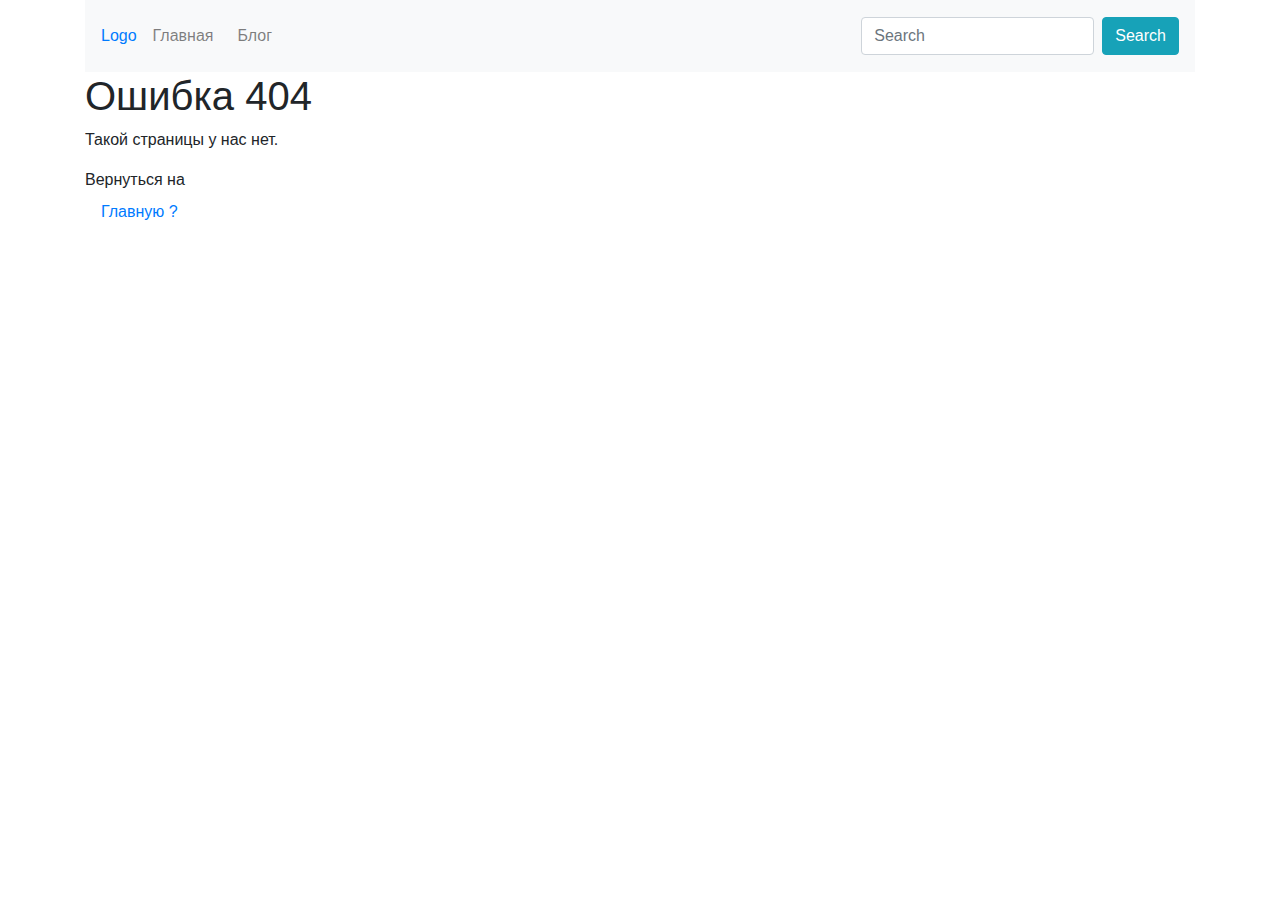
<file: react_mini-blog/index.html>
<!doctype html>
<html lang="en">

<head>
	<meta charset="utf-8" />
	<link rel="shortcut icon" href="/react_mini-blog/favicon.ico" />
	<meta name="viewport" content="width=device-width,initial-scale=1,shrink-to-fit=no" />
	<meta name="theme-color" content="#000000" />
	<link rel="manifest" href="/react_mini-blog/manifest.json" />
	<title>React App</title>
	<link href="/react_mini-blog/static/css/2.dd02456e.chunk.css" rel="stylesheet">
	<link href="/react_mini-blog/static/css/main.eda00432.chunk.css" rel="stylesheet">
</head>

<body>
<noscript>You need to enable JavaScript to run this app.</noscript>
<div id="root"></div>
<script>
	! function(l) {
		function e(e) {
			for (var r, t, n = e[0], o = e[1], u = e[2], f = 0, i = []; f < n.length; f++) t = n[f], p[t] && i.push(p[t][0]), p[t] = 0;
			for (r in o) Object.prototype.hasOwnProperty.call(o, r) && (l[r] = o[r]);
			for (s && s(e); i.length;) i.shift()();
			return c.push.apply(c, u || []), a()
		}

		function a() {
			for (var e, r = 0; r < c.length; r++) {
				for (var t = c[r], n = !0, o = 1; o < t.length; o++) {
					var u = t[o];
					0 !== p[u] && (n = !1)
				}
				n && (c.splice(r--, 1), e = f(f.s = t[0]))
			}
			return e
		}
		var t = {},
			p = {
				1: 0
			},
			c = [];

		function f(e) {
			if (t[e]) return t[e].exports;
			var r = t[e] = {
				i: e,
				l: !1,
				exports: {}
			};
			return l[e].call(r.exports, r, r.exports, f), r.l = !0, r.exports
		}
		f.m = l, f.c = t, f.d = function(e, r, t) {
			f.o(e, r) || Object.defineProperty(e, r, {
				enumerable: !0,
				get: t
			})
		}, f.r = function(e) {
			"undefined" != typeof Symbol && Symbol.toStringTag && Object.defineProperty(e, Symbol.toStringTag, {
				value: "Module"
			}), Object.defineProperty(e, "__esModule", {
				value: !0
			})
		}, f.t = function(r, e) {
			if (1 & e && (r = f(r)), 8 & e) return r;
			if (4 & e && "object" == typeof r && r && r.__esModule) return r;
			var t = Object.create(null);
			if (f.r(t), Object.defineProperty(t, "default", {
				enumerable: !0,
				value: r
			}), 2 & e && "string" != typeof r)
				for (var n in r) f.d(t, n, function(e) {
					return r[e]
				}.bind(null, n));
			return t
		}, f.n = function(e) {
			var r = e && e.__esModule ? function() {
				return e.default
			} : function() {
				return e
			};
			return f.d(r, "a", r), r
		}, f.o = function(e, r) {
			return Object.prototype.hasOwnProperty.call(e, r)
		}, f.p = "/";
		var r = window.webpackJsonp = window.webpackJsonp || [],
			n = r.push.bind(r);
		r.push = e, r = r.slice();
		for (var o = 0; o < r.length; o++) e(r[o]);
		var s = n;
		a()
	}([])
</script>
<script src="/react_mini-blog/static/js/2.c9d2e6c8.chunk.js"></script>
<script src="/react_mini-blog/static/js/main.a30a501f.chunk.js"></script>
</body>

</html>
</file>
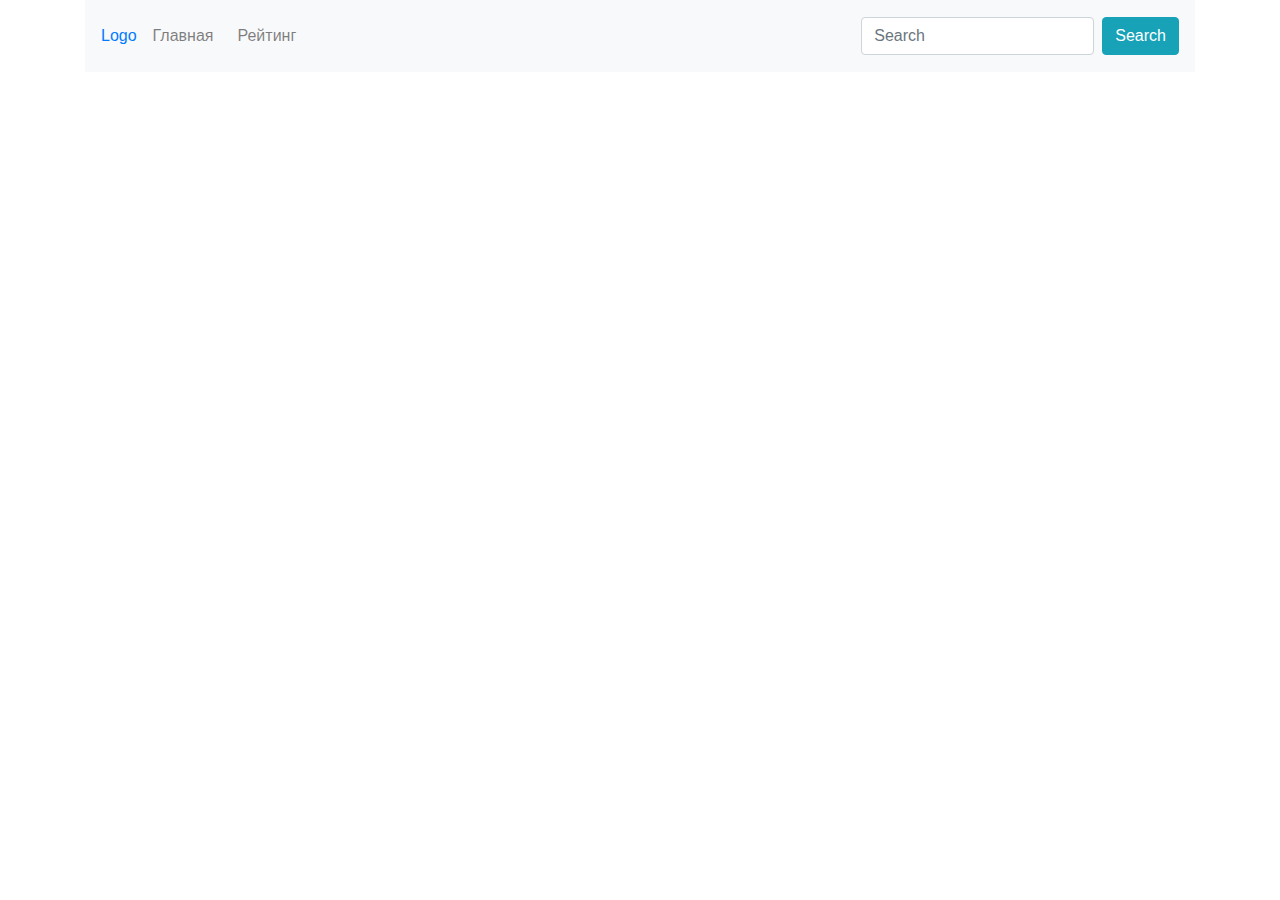
<file: react_tomnium-movies/index.html>
<!doctype html>
<html lang="en">

<head>
	<meta charset="utf-8" />
	<link rel="shortcut icon" href="/react_tomnium-movies/favicon.ico" />
	<meta name="viewport" content="width=device-width,initial-scale=1,shrink-to-fit=no" />
	<meta name="theme-color" content="#000000" />
	<link rel="manifest" href="/react_tomnium-movies/manifest.json" />
	<title>React App</title>
	<link href="/react_tomnium-movies/static/css/2.0e8ab08a.chunk.css" rel="stylesheet">
	<link href="/react_tomnium-movies/static/css/main.15ece4f8.chunk.css" rel="stylesheet">
</head>

<body>
<noscript>You need to enable JavaScript to run this app.</noscript>
<div id="root"></div>
<script>
	! function(l) {
		function e(e) {
			for (var r, t, n = e[0], o = e[1], u = e[2], f = 0, i = []; f < n.length; f++) t = n[f], p[t] && i.push(p[t][0]), p[t] = 0;
			for (r in o) Object.prototype.hasOwnProperty.call(o, r) && (l[r] = o[r]);
			for (s && s(e); i.length;) i.shift()();
			return c.push.apply(c, u || []), a()
		}

		function a() {
			for (var e, r = 0; r < c.length; r++) {
				for (var t = c[r], n = !0, o = 1; o < t.length; o++) {
					var u = t[o];
					0 !== p[u] && (n = !1)
				}
				n && (c.splice(r--, 1), e = f(f.s = t[0]))
			}
			return e
		}
		var t = {},
			p = {
				1: 0
			},
			c = [];

		function f(e) {
			if (t[e]) return t[e].exports;
			var r = t[e] = {
				i: e,
				l: !1,
				exports: {}
			};
			return l[e].call(r.exports, r, r.exports, f), r.l = !0, r.exports
		}
		f.m = l, f.c = t, f.d = function(e, r, t) {
			f.o(e, r) || Object.defineProperty(e, r, {
				enumerable: !0,
				get: t
			})
		}, f.r = function(e) {
			"undefined" != typeof Symbol && Symbol.toStringTag && Object.defineProperty(e, Symbol.toStringTag, {
				value: "Module"
			}), Object.defineProperty(e, "__esModule", {
				value: !0
			})
		}, f.t = function(r, e) {
			if (1 & e && (r = f(r)), 8 & e) return r;
			if (4 & e && "object" == typeof r && r && r.__esModule) return r;
			var t = Object.create(null);
			if (f.r(t), Object.defineProperty(t, "default", {
				enumerable: !0,
				value: r
			}), 2 & e && "string" != typeof r)
				for (var n in r) f.d(t, n, function(e) {
					return r[e]
				}.bind(null, n));
			return t
		}, f.n = function(e) {
			var r = e && e.__esModule ? function() {
				return e.default
			} : function() {
				return e
			};
			return f.d(r, "a", r), r
		}, f.o = function(e, r) {
			return Object.prototype.hasOwnProperty.call(e, r)
		}, f.p = "/";
		var r = window.webpackJsonp = window.webpackJsonp || [],
			n = r.push.bind(r);
		r.push = e, r = r.slice();
		for (var o = 0; o < r.length; o++) e(r[o]);
		var s = n;
		a()
	}([])
</script>
<script src="/react_tomnium-movies/static/js/2.78fd53f2.chunk.js"></script>
<script src="/react_tomnium-movies/static/js/main.3f02e648.chunk.js"></script>
</body>

</html>
</file>
<file: html_binotrade/css/main.css>
/* veriabels */

/* FONTS */

/* COLOR */

/* transition */

/* mixins */

/* VERIABEL */

/* MEDIA */

/* FONTS */

/* VIEW Ports */

/* BASE */

/* FONTS */

/* COLOR */

/* transition */

@font-face {
  font-family: "Qanelas";
  font-weight: 400;
  font-style: normal;
  src: url("../fonts/Qanelas-Regular.eot");
  src: url("../fonts/Qanelas-Regular.eot?#iefix") format("embedded-opentype"), url("../fonts/Qanelas-Regular.woff") format("woff"), url("../fonts/Qanelas-Regular.ttf") format("truetype");
}

@font-face {
  font-family: "Qanelas";
  font-weight: 500;
  font-style: normal;
  src: url("../fonts/Qanelas-Medium.eot");
  src: url("../fonts/Qanelas-Medium.eot?#iefix") format("embedded-opentype"), url("../fonts/Qanelas-Medium.woff") format("woff"), url("../fonts/Qanelas-Medium.ttf") format("truetype");
}

@font-face {
  font-family: "Qanelas";
  font-weight: 700;
  font-style: normal;
  src: url("../fonts/Qanelas-Bold.eot");
  src: url("../fonts/Qanelas-Bold.eot?#iefix") format("embedded-opentype"), url("../fonts/Qanelas-Bold.woff") format("woff"), url("../fonts/Qanelas-Bold.ttf") format("truetype");
}

* {
  -webkit-box-sizing: border-box;
  box-sizing: border-box;
  margin: 0;
  padding: 0;
  outline: none !important;
}

body {
  display: -webkit-box;
  display: -webkit-flex;
  display: -ms-flexbox;
  display: flex;
  overflow-x: hidden;
  -webkit-box-orient: vertical;
  -webkit-box-direction: normal;
  -webkit-flex-direction: column;
  -ms-flex-direction: column;
  flex-direction: column;
  width: 100%;
  min-height: 100vh;
  color: #1e2945;
  background-color: #fbfcfd;
  -webkit-box-pack: justify;
  -webkit-justify-content: space-between;
  -ms-flex-pack: justify;
  justify-content: space-between;
}

img {
  width: 100%;
  height: 100%;
  -o-object-fit: cover;
  object-fit: cover;
}

a,
button {
  cursor: pointer;
  text-decoration: none;
  outline: none;
  color: inherit;
}

button {
  display: inline-block;
  border: 0;
  font-family: inherit;
}

ul,
ol {
  margin: 0;
  padding: 0;
  list-style-type: none;
}

input,
textarea {
  -webkit-border-radius: 0;
  border-radius: 0;
  outline: none;
  border: 0;
  background-color: #ffffff;
}

::-moz-selection {
  color: #fff;
  background: #2e73fe;
}

::selection {
  color: #fff;
  background: #2e73fe;
}

.container-custom {
  width: 100%;
  max-width: 1340px;
  margin: auto;
  padding: 0 15px;
}

.section-title {
  color: #1e2945;
  font-family: "Qanelas";
  font-size: 40px;
  font-weight: 400;
  letter-spacing: 0.09px;
  line-height: 40px;
}

.section-title_margin {
  margin-top: 150px;
  margin-bottom: 30px;
}

.section-text {
  color: #1e2945;
  font-family: "Qanelas";
  font-size: 18px;
  font-weight: 400;
  line-height: 28px;
}

/* FONTS */

/* COLOR */

/* transition */

.header {
  min-height: 64px;
  -webkit-transition: 0.34s ease-out;
  -o-transition: 0.34s ease-out;
  transition: 0.34s ease-out;
}

.header.fixed {
  background-color: #1acbfd;
}

.header__brand {
  padding: 0;
  font-size: 15px;
  line-height: 18px;
}

.header__navbar {
  padding: 15px 15px;
}

.header_position {
  position: fixed;
  top: 0;
  left: 0;
  width: 100%;
  z-index: 99;
}

.header__collapse {
  display: -webkit-box;
  display: -webkit-flex;
  display: -ms-flexbox;
  display: flex;
  -webkit-box-pack: end;
  -webkit-justify-content: flex-end;
  -ms-flex-pack: end;
  justify-content: flex-end;
}

.header__languages_btn {
  color: #ffffff;
  font-family: "Qanelas";
  font-size: 15px;
  font-weight: 500;
  line-height: 1;
  text-transform: uppercase;
  padding-left: 6px;
  padding-right: 13px;
  -webkit-border-radius: 4px;
  border-radius: 4px;
  border: 1px solid transparent;
  -webkit-transition: 0.34s ease-out;
  -o-transition: 0.34s ease-out;
  transition: 0.34s ease-out;
  background: url("../img/icon/arrow-down.png") no-repeat 90% center;
}

.header__languages_btn:hover {
  color: #fff;
  border-color: #fff;
}

.header__languages .dropdown-menu {
  padding: 0;
  background-color: #1acbfd;
  -webkit-border-radius: 4px;
  border-radius: 4px;
  border: 1px solid #fff;
}

.header__languages .dropdown-item {
  color: #fff;
  padding: .5rem 1.5rem;
}

.header__languages .dropdown-item:hover {
  color: #2e73fe;
  background-color: #fff;
}

.header__burger {
  position: absolute;
  top: 0;
  bottom: 0;
  right: 0;
  z-index: 99;
  padding: 0;
  width: 32px;
}

.header .burger_svg {
  position: absolute;
  top: 0;
  bottom: 0;
  right: 0;
  left: 0;
  margin: auto;
}

.header__burger[aria-expanded="false"] #header__burger_close {
  display: block;
}

.header__burger[aria-expanded="false"] #header__burger_open {
  display: none;
}

.header__burger[aria-expanded="true"] #header__burger_close {
  display: none;
}

.header__burger[aria-expanded="true"] #header__burger_open {
  display: block;
}

.navbar-nav {
  -webkit-transition: 0.34s ease-out;
  -o-transition: 0.34s ease-out;
  transition: 0.34s ease-out;
}

.navbar-nav:hover,
.navbar-nav:hover + ul {
  border-color: transparent;
}

.navbar-nav_link {
  color: #ffffff;
  font-family: "Qanelas";
  font-size: 15px;
  font-weight: 500;
  line-height: 1;
  padding: 8px 30px !important;
  -webkit-border-radius: 4px;
  border-radius: 4px;
  border: 1px solid transparent;
  -webkit-transition: 0.34s ease-out;
  -o-transition: 0.34s ease-out;
  transition: 0.34s ease-out;
}

.navbar-nav_link:hover {
  color: #fff;
  border-color: #ffffff;
}

.navbar-nav__account {
  border-left: 1px solid rgba(255, 255, 255, 0.3);
}

/* FONTS */

/* COLOR */

/* transition */

.footer_padding {
  padding-top: 80px;
  padding-bottom: 50px;
}

.footer_bg {
  background: url("../img/bg-footer.png") no-repeat center/100% 100%;
}

.footer__navbar {
  display: -webkit-box;
  display: -webkit-flex;
  display: -ms-flexbox;
  display: flex;
}

.footer__nav:not(:last-child) {
  padding-right: 80px;
}

.footer__nav a {
  color: #1e2945;
  font-family: "Qanelas";
  font-size: 15px;
  font-weight: 400;
  line-height: 26px;
  -webkit-transition: 0.34s ease-out;
  -o-transition: 0.34s ease-out;
  transition: 0.34s ease-out;
}

.footer__nav a:hover {
  text-decoration: none;
  color: #2e73fe;
}

.footer__nav_title {
  color: #1e2945;
  font-family: "Qanelas";
  font-size: 16px;
  font-weight: 500;
  line-height: 1;
  margin-bottom: 10px;
}

.footer__link-app {
  width: 125px;
  height: 38px;
  -o-object-fit: none;
  object-fit: none;
  margin: 0 5px;
}

.footer__social {
  display: -webkit-box;
  display: -webkit-flex;
  display: -ms-flexbox;
  display: flex;
  -webkit-box-pack: center;
  -webkit-justify-content: center;
  -ms-flex-pack: center;
  justify-content: center;
}

.footer__social li:not(:last-child) {
  margin-right: 8px;
}

.footer__social li svg {
  max-width: 38px;
  max-height: 38px;
  -webkit-transition: 0.34s ease-out;
  -o-transition: 0.34s ease-out;
  transition: 0.34s ease-out;
}

.footer__social li a {
  -webkit-border-radius: 8px;
  border-radius: 8px;
  overflow: hidden;
  width: 38px;
  height: 38px;
  display: block;
  -webkit-box-shadow: 0 0 0 0 transparent;
  box-shadow: 0 0 0 0 transparent;
  -webkit-transition: 0.34s ease-out;
  -o-transition: 0.34s ease-out;
  transition: 0.34s ease-out;
}

.footer__social li a:hover {
  -webkit-box-shadow: 0 0 9px 2px #2e73fe;
  box-shadow: 0 0 9px 2px #2e73fe;
}

.footer__copyright {
  display: -webkit-box;
  display: -webkit-flex;
  display: -ms-flexbox;
  display: flex;
  -webkit-box-align: center;
  -webkit-align-items: center;
  -ms-flex-align: center;
  align-items: center;
  color: #93b2dc;
  font-family: "Qanelas";
  font-size: 10px;
  font-weight: 300;
  line-height: 23px;
}

.footer p {
  margin: 0;
}

.footer__copyright svg {
  max-width: 100px;
  width: 100%;
  margin-left: 10px;
}

/* Pages */

.head-page {
  padding-top: 64px;
}

.head-page_bg {
  height: 100vh;
  background: url("../img/head-page.png") no-repeat center bottom/cover;
}

.head-page__content {
  text-align: center;
  -webkit-transform: translateY(50%);
  -ms-transform: translateY(50%);
  transform: translateY(50%);
}

.head-page__title {
  color: #ffffff;
  font-family: "Qanelas";
  font-size: 70px;
  font-weight: 500;
  letter-spacing: 0.16px;
  line-height: 70px;
}

.head-page__text {
  color: #ffffff;
  font-family: "Qanelas";
  font-size: 24px;
  font-weight: 400;
  letter-spacing: 0.36px;
  line-height: 1;
  margin-bottom: 80px;
}

.service {
  height: 366px;
}

.service_position {
  -webkit-transform: translateY(-177px);
  -ms-transform: translateY(-177px);
  transform: translateY(-177px);
  position: relative;
  z-index: 1;
  -webkit-box-shadow: 0 40px 40px rgba(0, 0, 0, 0.03);
  box-shadow: 0 40px 40px rgba(0, 0, 0, 0.03);
  -webkit-border-radius: 6px;
  border-radius: 6px;
  background-color: #ffffff;
  overflow: hidden;
}

.service_position::before,
.service_position::after {
  content: '';
  background-color: #f7f7f7;
  position: absolute;
  top: 0;
  bottom: 0;
  left: 0;
  right: 0;
  margin: auto;
}

.service_position::before {
  height: 1px;
  width: 100%;
}

.service_position::after {
  height: 100%;
  width: 1px;
}

.service__item {
  display: -webkit-box;
  display: -webkit-flex;
  display: -ms-flexbox;
  display: flex;
  -webkit-box-align: center;
  -webkit-align-items: center;
  -ms-flex-align: center;
  align-items: center;
  padding: 60px 90px;
}

.service__item svg {
  max-width: 48px;
  max-height: 48px;
}

.service__text {
  color: #1e2945;
  font-family: "Qanelas";
  font-size: 15px;
  font-weight: 400;
  line-height: 20px;
  padding-left: 15px;
}

.custom-tabs_bg {
  background: url(../img/tabs_bg.png) no-repeat 0 75px;
}

.custom-tabs .nav-tabs {
  border: 0;
  -webkit-box-shadow: 0 2px 10px rgba(0, 0, 0, 0.03);
  box-shadow: 0 2px 10px rgba(0, 0, 0, 0.03);
  -webkit-border-radius: 4px;
  border-radius: 4px;
  background-color: #ffffff;
}

.custom-tabs__item {
  width: 25%;
}

.custom-tabs_link {
  color: #000000;
  font-family: "Qanelas";
  font-size: 15px;
  font-weight: 400;
  line-height: 1;
  padding: 16px 38px;
  border-top: 0 !important;
  border-left: 0 !important;
  border-right: 0 !important;
  border-bottom: 2px solid transparent !important;
  text-align: center;
}

.custom-tabs_link.active {
  color: #2e73fe !important;
  border-color: #2e73fe !important;
}

.custom-tabs__img {
  max-width: 421px;
  margin: auto;
}

.custom-tabs__tab-content {
  min-height: 380px;
}

.custom-tabs__content {
  padding-right: 60px;
}

.partners_bg {
  background-color: #fff;
  padding-bottom: 100px;
}

.partners_title-padding {
  padding: 120px 30px;
}

.partners__item {
  width: 20%;
}

.partners__logo {
  max-width: 100%;
  -o-object-fit: none;
  object-fit: none;
  margin: auto;
}

.app {
  padding: 150px 0 100px;
  position: relative;
  z-index: 0;
}

.app_bg::before {
  content: '';
  width: 87%;
  height: 704px;
  background: url(../img/bg-app.png) no-repeat center/100% 100%;
  position: absolute;
  bottom: 0;
  left: 0;
  z-index: 0;
  margin: auto;
}

.app__content {
  padding-top: 120px;
}

.app_color {
  color: #fff;
}

.app__picture {
  width: 291px;
  height: 606px;
  position: relative;
  z-index: 1;
  background: url(../img/iphone-body.png) no-repeat center/100%;
}

.app__picture img {
  display: block;
  width: 224px;
  height: 400px;
  position: absolute;
  top: 83px;
  left: -17px;
  right: 0;
  margin: auto;
  border: 1px solid #f8f8f8;
}

.app__picture_1 {
  -webkit-transform: translateY(-10%);
  -ms-transform: translateY(-10%);
  transform: translateY(-10%);
}

.app__picture_2 {
  -webkit-transform: translateY(-17%);
  -ms-transform: translateY(-17%);
  transform: translateY(-17%);
}

/* Form */

/* Form */

.btn-custom {
  display: inline-block;
  cursor: pointer;
  background-color: transparent;
  border: 0;
  -webkit-border-radius: 0;
  border-radius: 0;
  overflow: hidden;
  color: #ffffff;
  font-family: "Qanelas";
  font-size: 18px;
  font-weight: 500;
  line-height: 1;
  padding: 17px 65px;
  -webkit-transition: all 0.34s ease-out;
  -o-transition: all 0.34s ease-out;
  transition: all 0.34s ease-out;
}

.btn-custom_blue {
  -webkit-box-shadow: 0 8px 14px rgba(0, 107, 206, 0.3);
  box-shadow: 0 8px 14px rgba(0, 107, 206, 0.3);
  -webkit-border-radius: 4px;
  border-radius: 4px;
  background-image: -webkit-linear-gradient(268deg, #00f9ff 0%, #00d0f1 100%);
  background-image: -o-linear-gradient(268deg, #00f9ff 0%, #00d0f1 100%);
  background-image: linear-gradient(182deg, #00f9ff 0%, #00d0f1 100%);
  -webkit-transition: all 0.34s ease-out;
  -o-transition: all 0.34s ease-out;
  transition: all 0.34s ease-out;
}

.btn-custom_blue:hover {
  color: #1e2945;
  -webkit-box-shadow: 0 0 0 rgba(0, 107, 206, 0.3);
  box-shadow: 0 0 0 rgba(0, 107, 206, 0.3);
}

/* Modules */

/* Modules */

.icon {
  display: inline-block;
  width: 64px;
  height: auto;
  fill: #000;
}

@media only screen and (max-width: 1440.98px) {
  .app_bg::before {
    bottom: 50px;
  }
}

@media only screen and (max-width: 1199.98px) {
  .section-title_margin {
    margin-top: 50px;
    margin-bottom: 30px;
  }

  .navbar-nav_link {
    margin-right: 16px;
  }

  .footer_padding {
    padding-top: 50px;
    padding-bottom: 50px;
  }

  .footer_bg {
    background-image: none;
    background-color: #f5f9fe;
  }

  .footer__col:last-child {
    width: 100%;
    margin-top: 30px;
  }

  .footer__navbar {
    width: 100%;
    margin-bottom: 30px;
  }

  .footer__copyright {
    -webkit-box-pack: center;
    -webkit-justify-content: center;
    -ms-flex-pack: center;
    justify-content: center;
  }

  .custom-tabs_bg {
    background: none;
  }

  .custom-tabs__item {
    width: 50%;
  }

  .custom-tabs__img {
    max-width: 240px;
  }

  .partners__item {
    width: 25%;
  }

  .app_bg::before {
    left: -100px;
  }
}

@media only screen and (max-width: 991.98px) {
  .navbar-nav_link {
    padding: 8px 16px !important;
  }

  .head-page_bg {
    height: 100vh;
  }

  .service {
    height: auto;
  }

  .service_position {
    -webkit-transform: translateY(0);
    -ms-transform: translateY(0);
    transform: translateY(0);
    margin: 60px 0;
  }

  .service_position::before,
  .service_position::after {
    display: none;
  }

  .service__item {
    padding: 30px 30px;
  }

  .custom-tabs__content {
    padding-right: 15px;
  }

  .partners_title-padding {
    padding: 60px 30px;
  }

  .partners__item {
    width: 33.3333%;
  }

  .app {
    padding: 60px 0 30px;
  }

  .app_bg::before {
    display: none;
  }

  .app__content {
    padding-top: 0px;
    margin-bottom: 80px;
  }

  .app_color {
    color: #1e2945;
  }
}

@media only screen and (max-width: 767.98px) {
  .section-title {
    font-size: 28px;
    line-height: 32px;
  }

  .header__collapse {
    background-color: #1acbfd;
    display: block;
    padding-top: 20px;
    margin-top: 10px;
  }

  .navbar-nav_link {
    margin-right: 0;
    text-align: center;
    text-transform: uppercase;
    padding: 12px 16px !important;
  }

  .navbar-nav__account {
    border-left: 0;
    position: relative;
  }

  .navbar-nav__account:before {
    content: '';
    width: 64px;
    height: 1px;
    background-color: rgba(255, 255, 255, 0.3);
    position: absolute;
    top: 0;
    left: 0;
    right: 0;
    margin: auto;
  }

  .footer__navbar {
    -webkit-flex-wrap: wrap;
    -ms-flex-wrap: wrap;
    flex-wrap: wrap;
    -webkit-box-pack: center;
    -webkit-justify-content: center;
    -ms-flex-pack: center;
    justify-content: center;
  }

  .footer__nav {
    width: 100%;
    text-align: center;
    margin-bottom: 30px;
  }

  .footer__nav:not(:last-child) {
    padding-right: 0;
  }

  .head-page__title {
    font-size: 40px;
    line-height: 40px;
  }

  .head-page__text {
    margin-bottom: 40px;
  }

  .custom-tabs__item {
    width: 100%;
  }

  .custom-tabs_order-2 {
    -webkit-box-ordinal-group: 3;
    -webkit-order: 2;
    -ms-flex-order: 2;
    order: 2;
  }

  .custom-tabs_order-1 {
    -webkit-box-ordinal-group: 2;
    -webkit-order: 1;
    -ms-flex-order: 1;
    order: 1;
  }

  .custom-tabs__img {
    margin-bottom: 60px;
  }

  .partners__item {
    width: 50%;
  }

  .app__picture_1 {
    -webkit-transform: translateY(0%);
    -ms-transform: translateY(0%);
    transform: translateY(0%);
  }

  .app__picture_2 {
    -webkit-transform: translateY(0%);
    -ms-transform: translateY(0%);
    transform: translateY(0%);
  }
}
</file>
<file: react_mini-blog/static/css/main.eda00432.chunk.css>
body{margin:0;padding:0;font-family:-apple-system,BlinkMacSystemFont,Segoe UI,Roboto,Oxygen,Ubuntu,Cantarell,Fira Sans,Droid Sans,Helvetica Neue,sans-serif;-webkit-font-smoothing:antialiased;-moz-osx-font-smoothing:grayscale}code{font-family:source-code-pro,Menlo,Monaco,Consolas,Courier New,monospace}.App{text-align:center}.App-logo{-webkit-animation:App-logo-spin 20s linear infinite;animation:App-logo-spin 20s linear infinite;height:40vmin;pointer-events:none}.App-header{background-color:#282c34;min-height:100vh;display:-webkit-flex;display:flex;-webkit-flex-direction:column;flex-direction:column;-webkit-align-items:center;align-items:center;-webkit-justify-content:center;justify-content:center;font-size:calc(10px + 2vmin);color:#fff}.App-link{color:#61dafb}@-webkit-keyframes App-logo-spin{0%{-webkit-transform:rotate(0deg);transform:rotate(0deg)}to{-webkit-transform:rotate(1turn);transform:rotate(1turn)}}@keyframes App-logo-spin{0%{-webkit-transform:rotate(0deg);transform:rotate(0deg)}to{-webkit-transform:rotate(1turn);transform:rotate(1turn)}}
/*# sourceMappingURL=main.eda00432.chunk.css.map */
</file>
<file: react_tomnium-movies/static/css/main.15ece4f8.chunk.css>
body{margin:0;padding:0;font-family:-apple-system,BlinkMacSystemFont,Segoe UI,Roboto,Oxygen,Ubuntu,Cantarell,Fira Sans,Droid Sans,Helvetica Neue,sans-serif;-webkit-font-smoothing:antialiased;-moz-osx-font-smoothing:grayscale}code{font-family:source-code-pro,Menlo,Monaco,Consolas,Courier New,monospace}.App{text-align:center}.App-logo{-webkit-animation:App-logo-spin 20s linear infinite;animation:App-logo-spin 20s linear infinite;height:40vmin;pointer-events:none}.App-header{background-color:#282c34;min-height:100vh;display:-webkit-flex;display:flex;-webkit-flex-direction:column;flex-direction:column;-webkit-align-items:center;align-items:center;-webkit-justify-content:center;justify-content:center;font-size:calc(10px + 2vmin);color:#fff}.App-link{color:#61dafb}@-webkit-keyframes App-logo-spin{0%{-webkit-transform:rotate(0deg);transform:rotate(0deg)}to{-webkit-transform:rotate(1turn);transform:rotate(1turn)}}@keyframes App-logo-spin{0%{-webkit-transform:rotate(0deg);transform:rotate(0deg)}to{-webkit-transform:rotate(1turn);transform:rotate(1turn)}}.card-columns_col{-webkit-column-count:2;column-count:2}@media only screen and (max-width:575px){.card-columns_col{-webkit-column-count:1;column-count:1}}.btn-outline-success svg{-webkit-transition:-webkit-transform 1.4s ease-out;transition:-webkit-transform 1.4s ease-out;transition:transform 1.4s ease-out;transition:transform 1.4s ease-out,-webkit-transform 1.4s ease-out}.btn-outline-success:active svg,.btn-outline-success:hover svg{fill:#fff!important;-webkit-transform:rotate(1turn);transform:rotate(1turn)}
/*# sourceMappingURL=main.15ece4f8.chunk.css.map */
</file>
